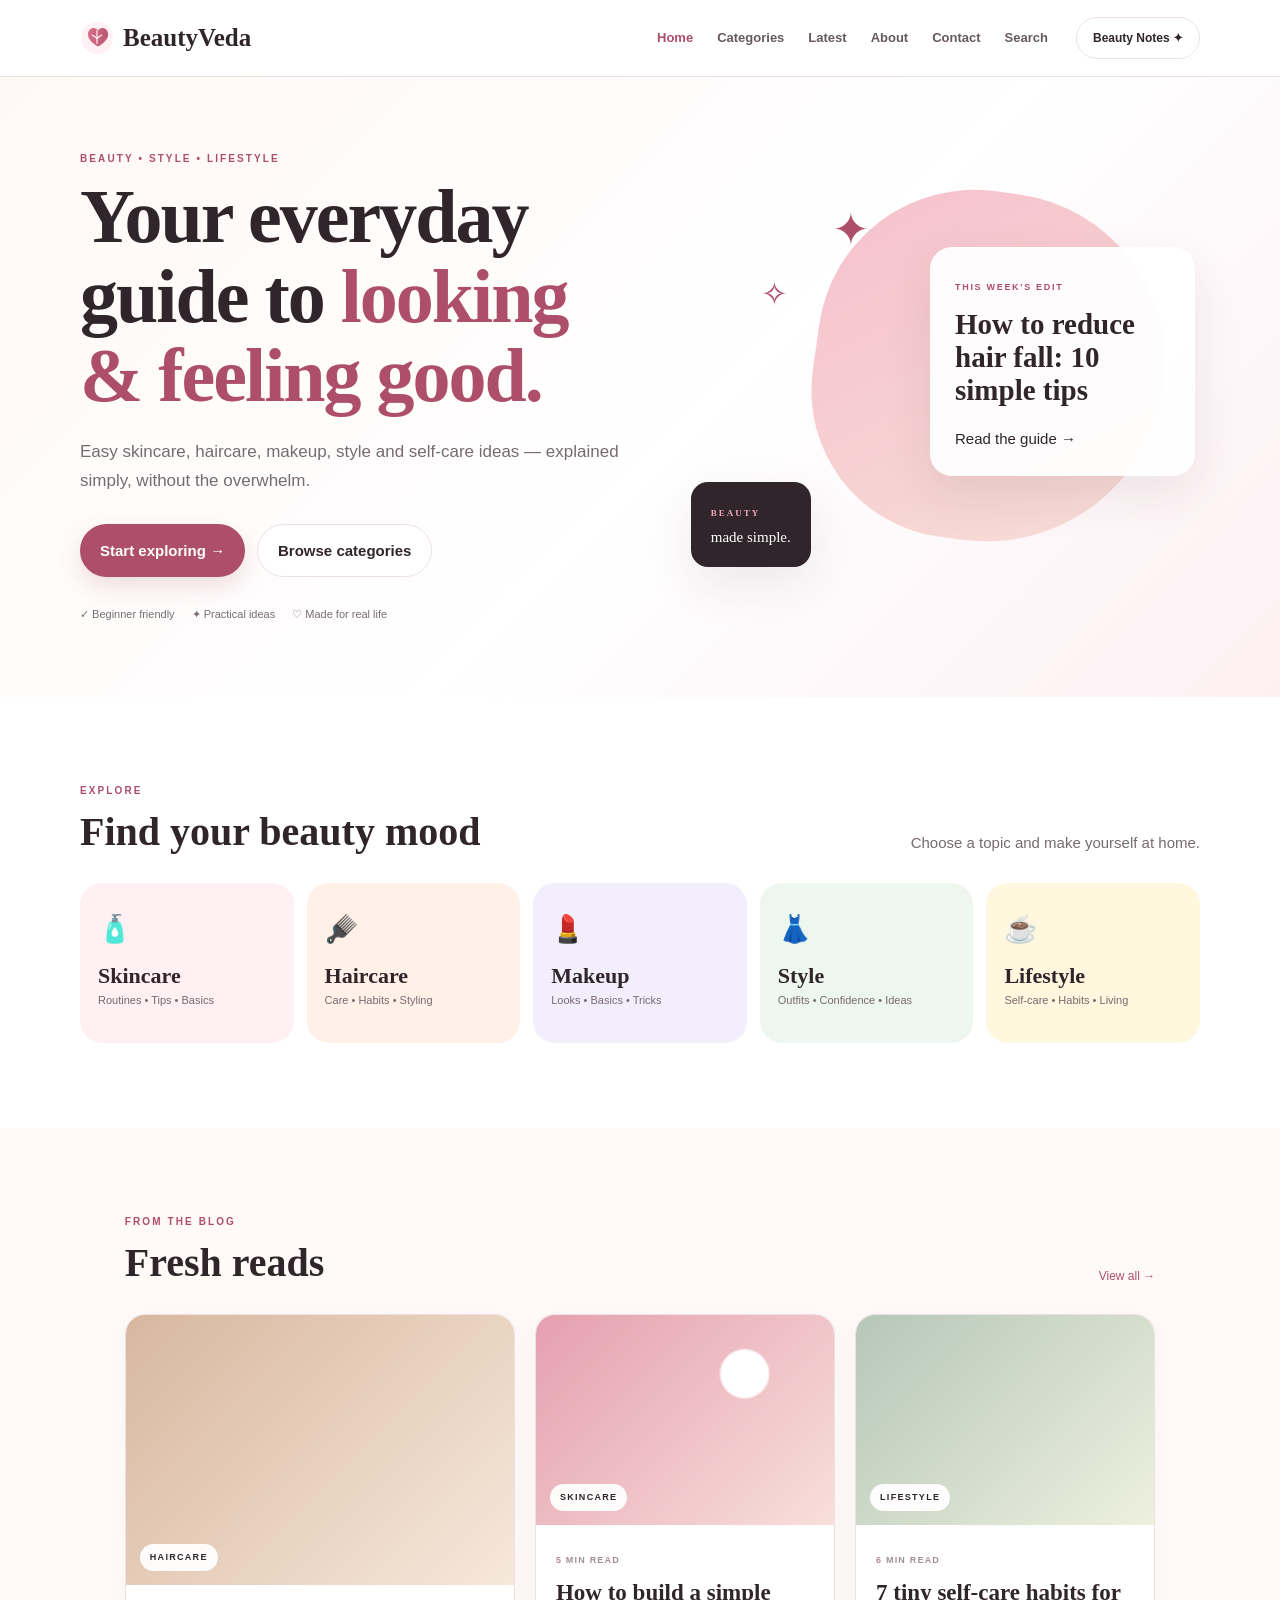
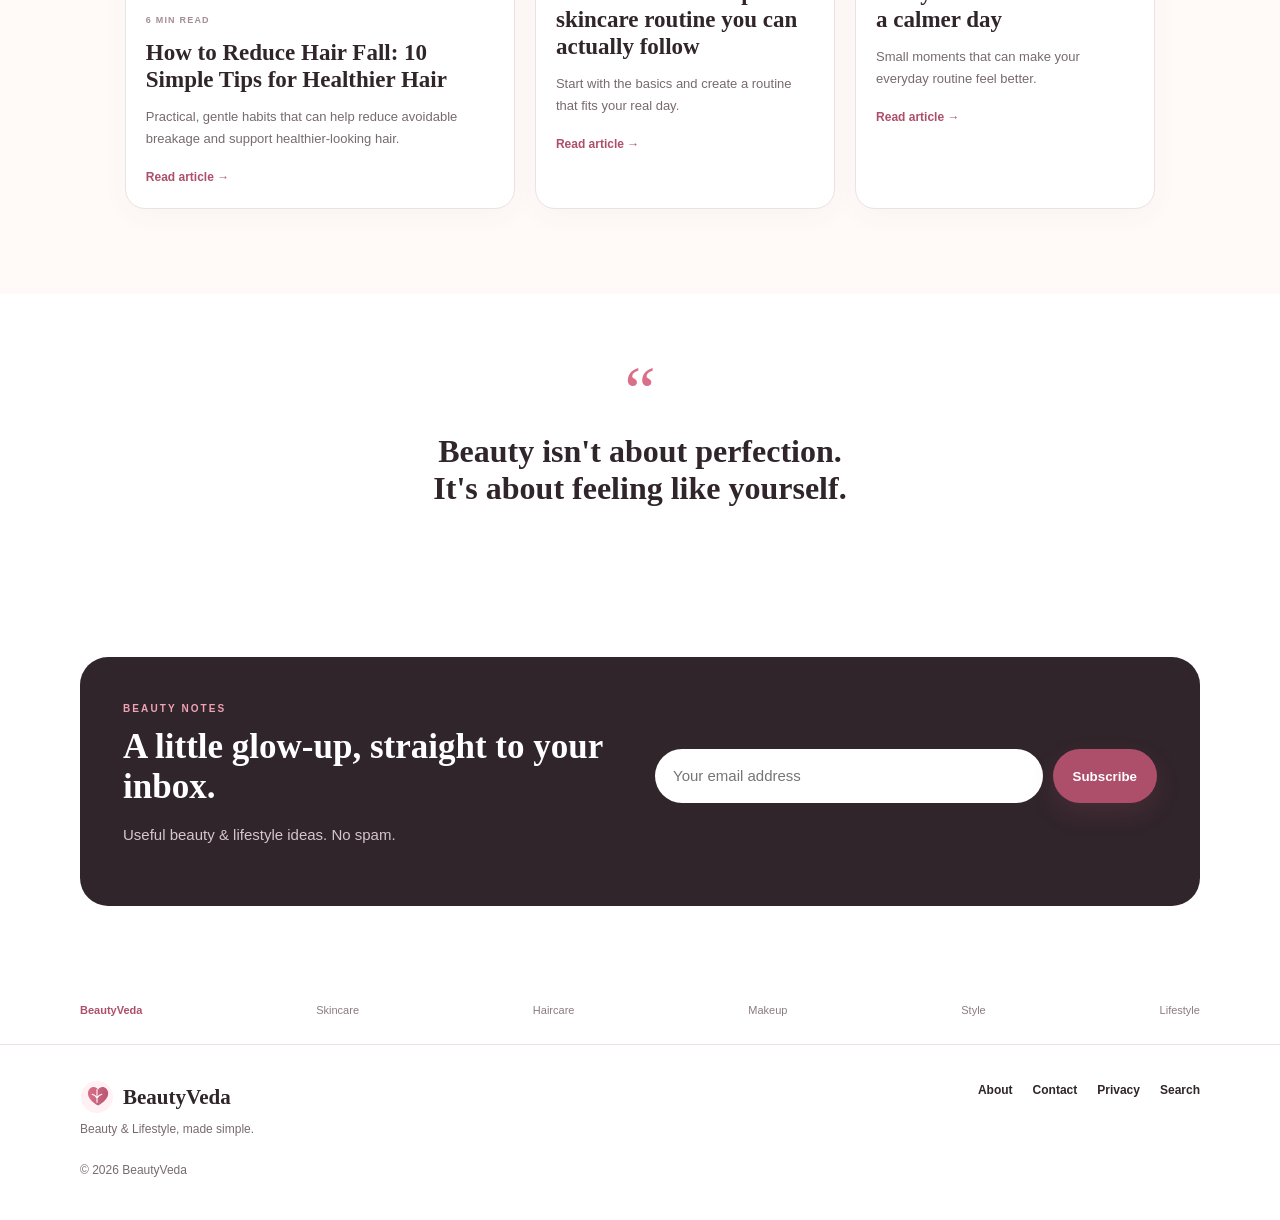
<file: index.html>
<!doctype html>
<html lang="en">
<head>
<meta charset="utf-8">
<meta name="viewport" content="width=device-width,initial-scale=1">
<meta name="description" content="BeautyVeda — practical skincare, haircare, makeup, style and lifestyle tips for everyday glow.">
<meta name="robots" content="index,follow">
<link rel="canonical" href="https://beautyveda.github.io/BeautyVeda/">
<meta property="og:title" content="BeautyVeda — Beauty & Lifestyle">
<meta property="og:description" content="Simple beauty, haircare and lifestyle ideas for real life.">
<meta property="og:type" content="website">
<title>BeautyVeda — Beauty & Lifestyle</title>
<link rel="icon" href="logo.svg" type="image/svg+xml">
<link rel="stylesheet" href="style.css">
</head>
<body>

<header class="header">
  <div class="wrap nav">
    <a class="logo" href="index.html"><img src="logo.svg" alt="BeautyVeda logo"><span>BeautyVeda</span></a>
    <button class="hamburger" aria-label="Open navigation">☰</button>
    <nav class="navlinks" aria-label="Main navigation">
      <a class="active" href="index.html">Home</a>
      <a href="#categories">Categories</a>
      <a href="#latest">Latest</a>
      <a href="about.html">About</a>
      <a href="contact.html">Contact</a>
      <a href="search.html">Search</a>
    </nav>
    <a class="pill" href="#newsletter">Beauty Notes ✦</a>
  </div>
</header>

<main>

<section class="hero">
 <div class="wrap hero-grid">
  <div>
   <p class="eyebrow">BEAUTY • STYLE • LIFESTYLE</p>
   <h1>Your everyday guide to <em>looking & feeling good.</em></h1>
   <p class="lead">Easy skincare, haircare, makeup, style and self-care ideas — explained simply, without the overwhelm.</p>
   <div class="actions">
    <a class="btn primary" href="#latest">Start exploring →</a>
    <a class="btn ghost" href="#categories">Browse categories</a>
   </div>
   <div class="mini"><span>✓ Beginner friendly</span><span>✦ Practical ideas</span><span>♡ Made for real life</span></div>
  </div>
  <div class="hero-visual" aria-hidden="true">
    <div class="sun"></div><div class="spark s1">✦</div><div class="spark s2">✧</div>
    <div class="editorial-card main-card">
      <small>THIS WEEK'S EDIT</small>
      <h2>How to reduce hair fall: 10 simple tips</h2>
      <a href="hair-fall-tips.html">Read the guide →</a>
    </div>
    <div class="floating-card"><b>BEAUTY</b><br>made simple.</div>
  </div>
 </div>
</section>

<section class="wrap section" id="categories">
 <div class="section-head">
  <div><p class="eyebrow">EXPLORE</p><h2>Find your beauty mood</h2></div>
  <p>Choose a topic and make yourself at home.</p>
 </div>
 <div class="cats">
  <a href="category.html?cat=skincare" class="cat c1"><span>🧴</span><h3>Skincare</h3><p>Routines • Tips • Basics</p></a>
  <a href="category.html?cat=haircare" class="cat c2"><span>🪮</span><h3>Haircare</h3><p>Care • Habits • Styling</p></a>
  <a href="category.html?cat=makeup" class="cat c3"><span>💄</span><h3>Makeup</h3><p>Looks • Basics • Tricks</p></a>
  <a href="category.html?cat=style" class="cat c4"><span>👗</span><h3>Style</h3><p>Outfits • Confidence • Ideas</p></a>
  <a href="category.html?cat=lifestyle" class="cat c5"><span>☕</span><h3>Lifestyle</h3><p>Self-care • Habits • Living</p></a>
 </div>
</section>

<section class="section soft" id="latest">
 <div class="wrap">
  <div class="section-head">
   <div><p class="eyebrow">FROM THE BLOG</p><h2>Fresh reads</h2></div>
   <a class="more" href="search.html">View all →</a>
  </div>

  <div class="posts">

   <article class="post big">
    <a href="hair-fall-tips.html">
      <div class="cover cover2"><span>HAIRCARE</span></div>
      <div class="postcopy">
       <small>6 MIN READ</small>
       <h3>How to Reduce Hair Fall: 10 Simple Tips for Healthier Hair</h3>
       <p>Practical, gentle habits that can help reduce avoidable breakage and support healthier-looking hair.</p>
       <b>Read article →</b>
      </div>
    </a>
   </article>

   <article class="post">
    <a href="post.html">
      <div class="cover cover1"><span>SKINCARE</span></div>
      <div class="postcopy">
       <small>5 MIN READ</small>
       <h3>How to build a simple skincare routine you can actually follow</h3>
       <p>Start with the basics and create a routine that fits your real day.</p>
       <b>Read article →</b>
      </div>
    </a>
   </article>

   <article class="post">
    <a href="post.html">
      <div class="cover cover3"><span>LIFESTYLE</span></div>
      <div class="postcopy">
       <small>6 MIN READ</small>
       <h3>7 tiny self-care habits for a calmer day</h3>
       <p>Small moments that can make your everyday routine feel better.</p>
       <b>Read article →</b>
      </div>
    </a>
   </article>

  </div>
 </div>
</section>

<section class="wrap quote">
 <span>“</span>
 <h2>Beauty isn't about perfection.<br>It's about feeling like yourself.</h2>
</section>

<section class="newsletter" id="newsletter">
 <div class="wrap newsbox">
  <div><p class="eyebrow">BEAUTY NOTES</p><h2>A little glow-up, straight to your inbox.</h2><p>Useful beauty & lifestyle ideas. No spam.</p></div>
  <form id="newsletterForm">
   <input id="email" type="email" placeholder="Your email address" required>
   <button class="btn primary">Subscribe</button>
   <small id="msg"></small>
  </form>
 </div>
</section>

<section class="wrap trust">
 <div><strong>BeautyVeda</strong><span>Skincare</span><span>Haircare</span><span>Makeup</span><span>Style</span><span>Lifestyle</span></div>
</section>

</main>

<footer>
 <div class="wrap foot">
  <div><a class="logo" href="index.html"><img src="logo.svg" alt=""><span>BeautyVeda</span></a><p>Beauty & Lifestyle, made simple.</p></div>
  <div class="flinks"><a href="about.html">About</a><a href="contact.html">Contact</a><a href="privacy.html">Privacy</a><a href="search.html">Search</a></div>
  <p class="copy">© 2026 BeautyVeda</p>
 </div>
</footer>

<script>
const form = document.getElementById("newsletterForm");
if (form) {
  form.addEventListener("submit", function(e) {
    e.preventDefault();
    const msg = document.getElementById("msg");
    msg.textContent = "Thanks! Beauty Notes signup is ready to connect to an email service.";
  });
}
</script>
</body>
</html>
</file>
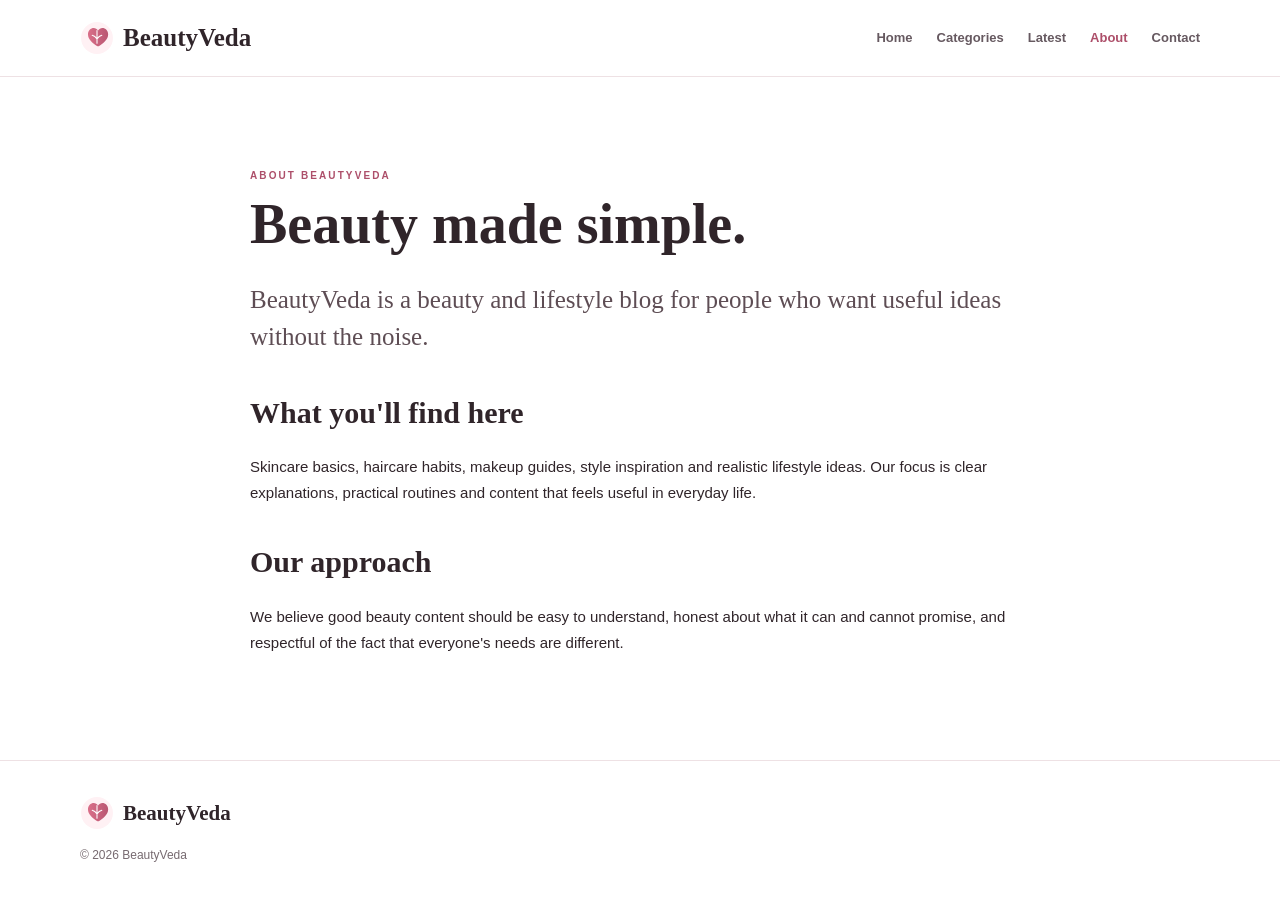
<file: about.html>
<!doctype html><html lang="en"><head><meta charset="utf-8"><meta name="viewport" content="width=device-width,initial-scale=1"><meta name="description" content="About BeautyVeda."><title>About BeautyVeda</title><link rel="icon" href="logo.svg" type="image/svg+xml"><link rel="stylesheet" href="style.css"></head><body>
<header class="header"><div class="wrap nav"><a class="logo" href="index.html"><img src="logo.svg"><span>BeautyVeda</span></a><nav class="navlinks"><a href="index.html">Home</a><a href="index.html#categories">Categories</a><a href="search.html">Latest</a><a class="active" href="about.html">About</a><a href="contact.html">Contact</a></nav></div></header>
<main><section class="about-page"><div class="wrap narrow"><p class="eyebrow">ABOUT BEAUTYVEDA</p><h1>Beauty made simple.</h1><p class="bigtext">BeautyVeda is a beauty and lifestyle blog for people who want useful ideas without the noise.</p><h2>What you'll find here</h2><p>Skincare basics, haircare habits, makeup guides, style inspiration and realistic lifestyle ideas. Our focus is clear explanations, practical routines and content that feels useful in everyday life.</p><h2>Our approach</h2><p>We believe good beauty content should be easy to understand, honest about what it can and cannot promise, and respectful of the fact that everyone's needs are different.</p></div></section></main><footer><div class="wrap foot"><a class="logo" href="index.html"><img src="logo.svg"><span>BeautyVeda</span></a><p class="copy">© 2026 BeautyVeda</p></div></footer></body></html>
</file>
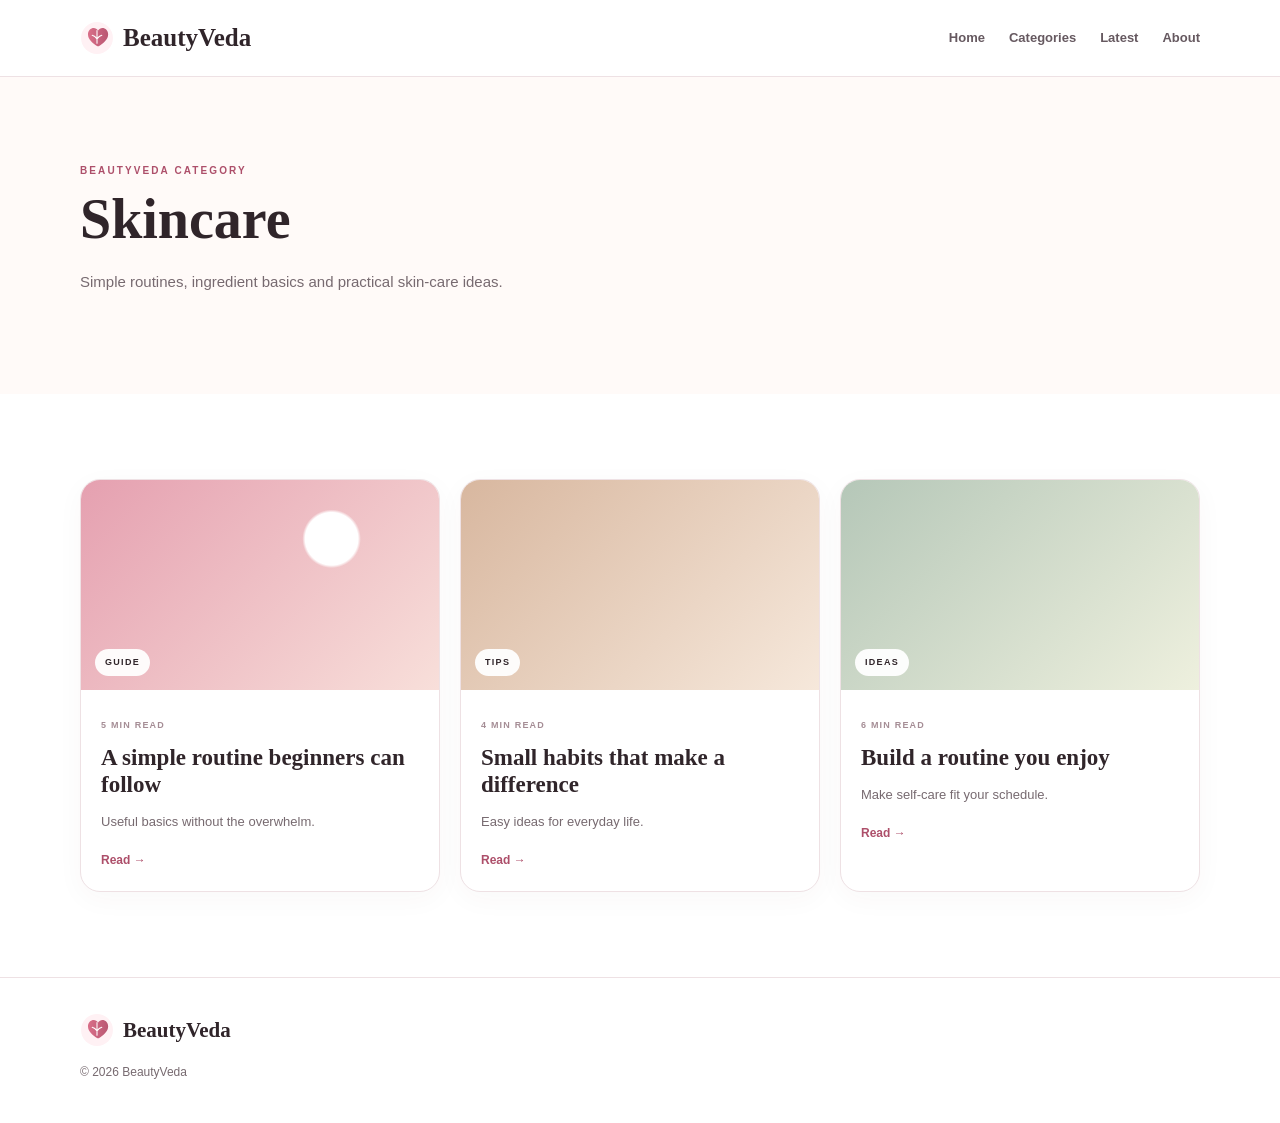
<file: category.html>
<!doctype html><html lang="en"><head><meta charset="utf-8"><meta name="viewport" content="width=device-width,initial-scale=1"><meta name="description" content="Explore BeautyVeda beauty and lifestyle categories."><title>Category | BeautyVeda</title><link rel="icon" href="logo.svg" type="image/svg+xml"><link rel="stylesheet" href="style.css"></head><body>
<header class="header"><div class="wrap nav"><a class="logo" href="index.html"><img src="logo.svg"><span>BeautyVeda</span></a><nav class="navlinks"><a href="index.html">Home</a><a href="index.html#categories">Categories</a><a href="search.html">Latest</a><a href="about.html">About</a></nav></div></header>
<main><section class="category-hero"><div class="wrap"><p class="eyebrow">BEAUTYVEDA CATEGORY</p><h1 id="catTitle">Beauty</h1><p id="catDesc">Explore practical ideas and guides.</p></div></section><section class="wrap section"><div class="posts three"><article class="post"><a href="post.html"><div class="cover cover1"><span>GUIDE</span></div><div class="postcopy"><small>5 MIN READ</small><h3>A simple routine beginners can follow</h3><p>Useful basics without the overwhelm.</p><b>Read →</b></div></a></article><article class="post"><a href="post.html"><div class="cover cover2"><span>TIPS</span></div><div class="postcopy"><small>4 MIN READ</small><h3>Small habits that make a difference</h3><p>Easy ideas for everyday life.</p><b>Read →</b></div></a></article><article class="post"><a href="post.html"><div class="cover cover3"><span>IDEAS</span></div><div class="postcopy"><small>6 MIN READ</small><h3>Build a routine you enjoy</h3><p>Make self-care fit your schedule.</p><b>Read →</b></div></a></article></div></section></main><footer><div class="wrap foot"><a class="logo" href="index.html"><img src="logo.svg"><span>BeautyVeda</span></a><p class="copy">© 2026 BeautyVeda</p></div></footer>
<script>
const data={skincare:["Skincare","Simple routines, ingredient basics and practical skin-care ideas."],haircare:["Haircare","Healthy-looking hair starts with simple, consistent habits."],makeup:["Makeup","Easy everyday makeup ideas, basics and beginner-friendly guides."],style:["Style","Simple outfit ideas and confidence-first style inspiration."],lifestyle:["Lifestyle","Self-care, habits and everyday lifestyle ideas that feel doable."]};
const key=new URLSearchParams(location.search).get("cat")||"skincare";const d=data[key]||data.skincare;document.title=d[0]+" | BeautyVeda";document.getElementById("catTitle").textContent=d[0];document.getElementById("catDesc").textContent=d[1];
</script></body></html>
</file>
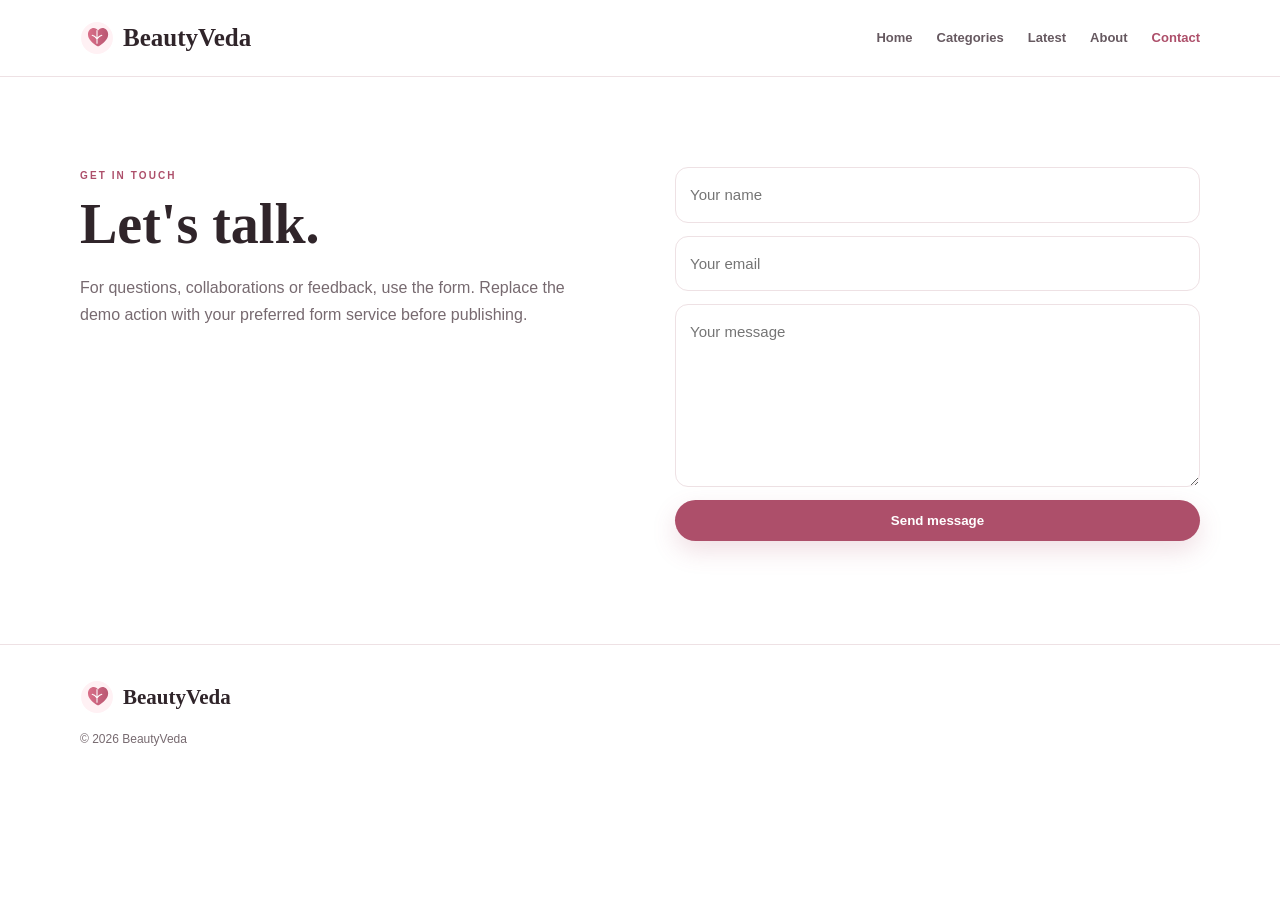
<file: contact.html>
<!doctype html><html lang="en"><head><meta charset="utf-8"><meta name="viewport" content="width=device-width,initial-scale=1"><meta name="description" content="Contact BeautyVeda."><title>Contact | BeautyVeda</title><link rel="icon" href="logo.svg" type="image/svg+xml"><link rel="stylesheet" href="style.css"></head><body>
<header class="header"><div class="wrap nav"><a class="logo" href="index.html"><img src="logo.svg"><span>BeautyVeda</span></a><nav class="navlinks"><a href="index.html">Home</a><a href="index.html#categories">Categories</a><a href="search.html">Latest</a><a href="about.html">About</a><a class="active" href="contact.html">Contact</a></nav></div></header>
<main><section class="contact-page"><div class="wrap contact-grid"><div><p class="eyebrow">GET IN TOUCH</p><h1>Let's talk.</h1><p>For questions, collaborations or feedback, use the form. Replace the demo action with your preferred form service before publishing.</p></div><form class="contact-form" onsubmit="event.preventDefault();document.getElementById('sent').textContent='Thanks! This is a demo form. Connect it to a form service to receive messages.'"><input required placeholder="Your name"><input type="email" required placeholder="Your email"><textarea required rows="6" placeholder="Your message"></textarea><button class="btn primary">Send message</button><small id="sent"></small></form></div></section></main><footer><div class="wrap foot"><a class="logo" href="index.html"><img src="logo.svg"><span>BeautyVeda</span></a><p class="copy">© 2026 BeautyVeda</p></div></footer></body></html>
</file>
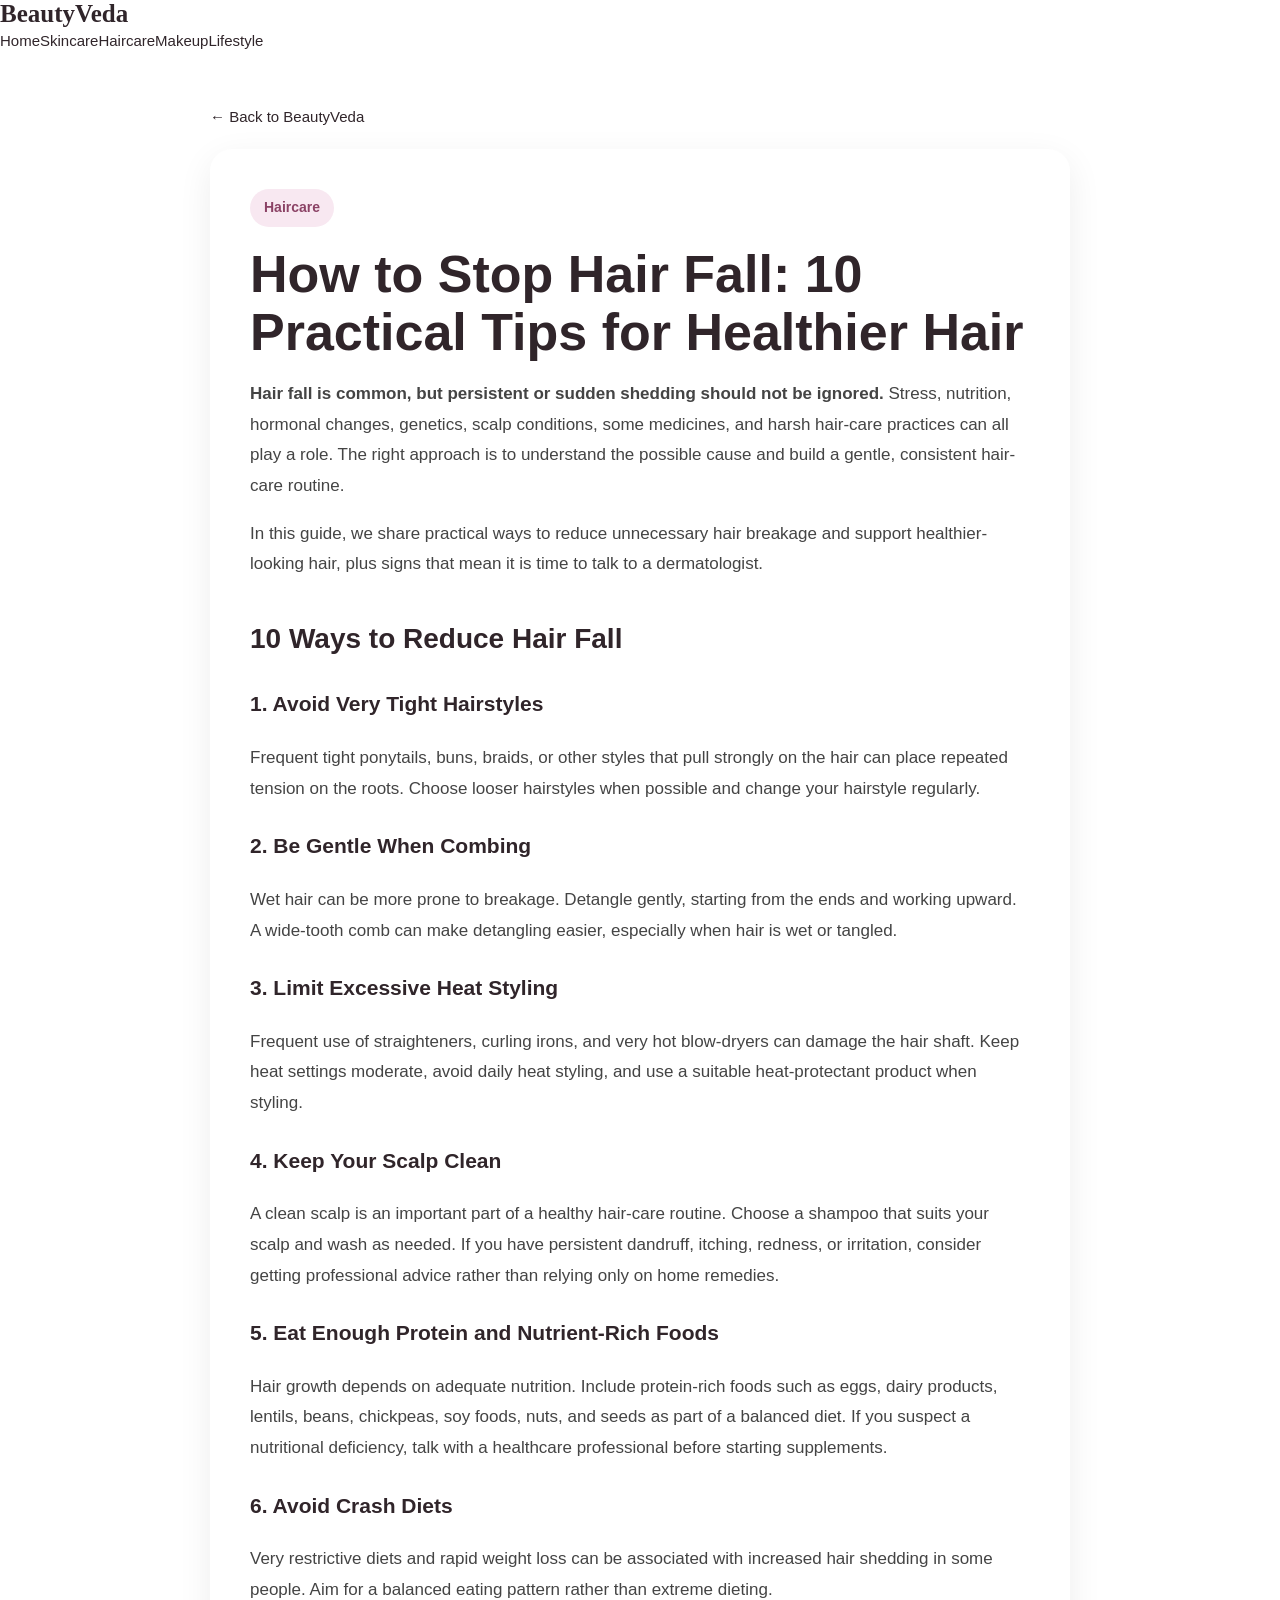
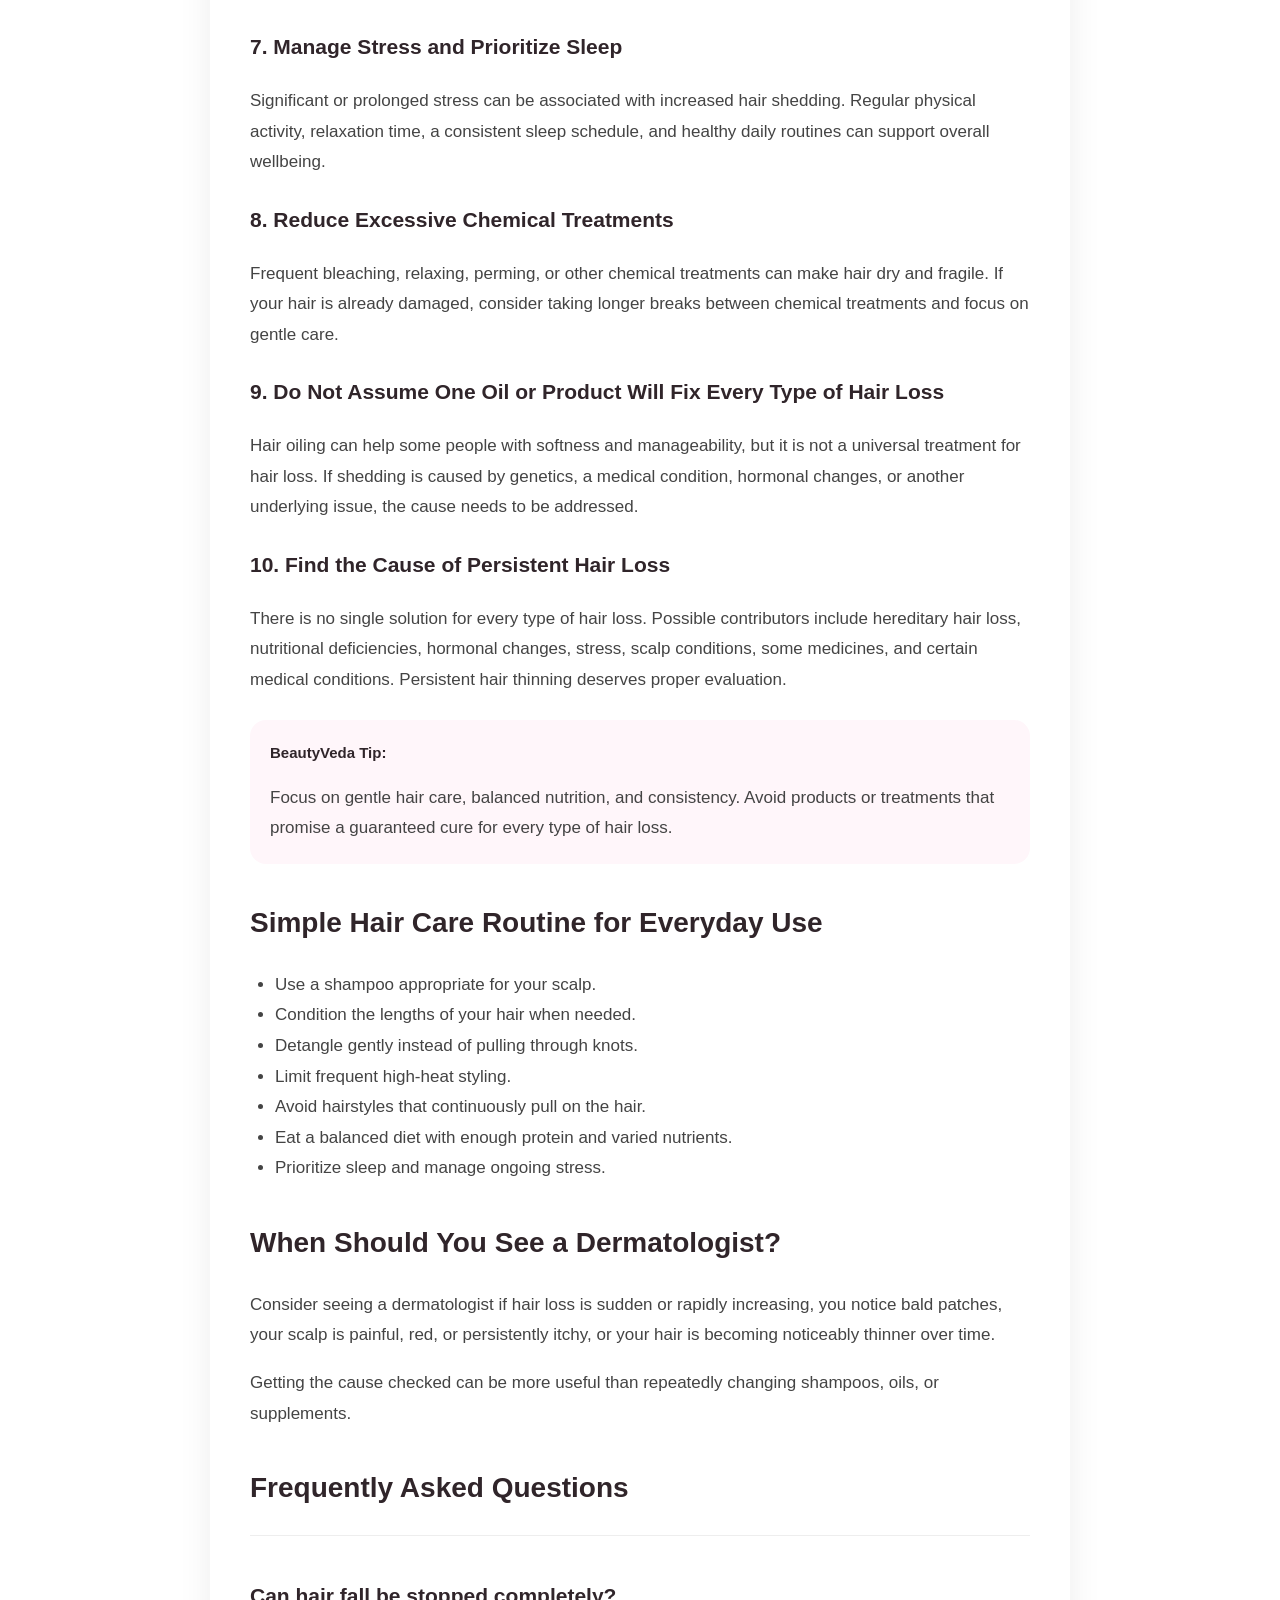
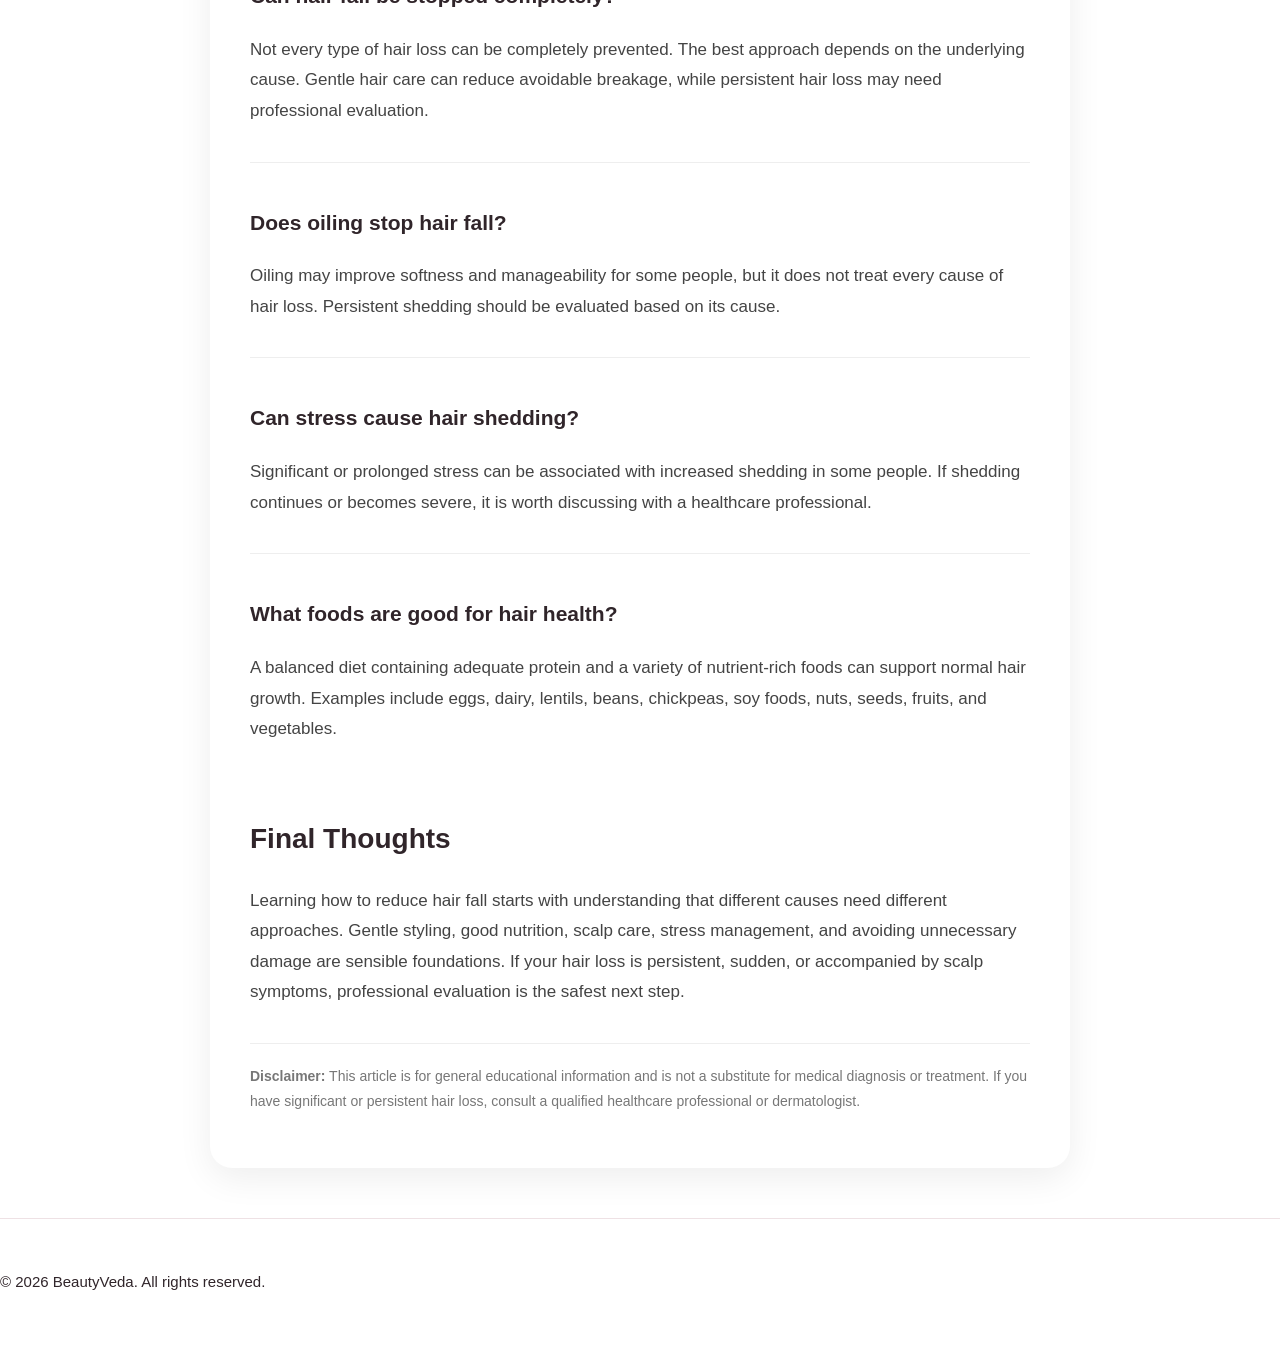
<file: hair-fall-kaise-roke.html>
<!DOCTYPE html>
<html lang="en">
<head>
<meta charset="UTF-8">
<meta name="viewport" content="width=device-width, initial-scale=1.0">
<title>How to Stop Hair Fall: 10 Practical Tips for Healthier Hair | BeautyVeda</title>
<meta name="description" content="Learn how to reduce hair fall with 10 practical hair care tips, common causes of shedding, nutrition advice, and signs that you should see a dermatologist.">
<meta name="keywords" content="how to stop hair fall, hair fall tips, reduce hair fall, hair care routine, hair loss causes">
<meta name="author" content="BeautyVeda">
<link rel="canonical" href="https://YOUR-USERNAME.github.io/BeautyVeda/hair-fall-kaise-roke.html">
<link rel="stylesheet" href="style.css">
<style>
.article-wrap{max-width:900px;margin:50px auto;padding:0 20px}.article-card{background:#fff;border-radius:22px;padding:40px;box-shadow:0 10px 35px rgba(0,0,0,.07)}
.article-label{display:inline-block;padding:7px 14px;border-radius:30px;background:#f8e8f1;color:#8b4265;font-weight:700;font-size:14px}
.article-card h1{font-size:clamp(32px,5vw,52px);line-height:1.12;margin:18px 0}.article-card h2{margin-top:35px;font-size:28px}
.article-card h3{margin-top:24px;font-size:21px}.article-card p,.article-card li{font-size:17px;line-height:1.8;color:#444}
.article-card ul{padding-left:25px}.tip-box{padding:20px;border-radius:16px;background:#fff6fa;margin:25px 0}
.faq{border-top:1px solid #eee;padding:18px 0}.disclaimer{font-size:14px!important;color:#777!important;border-top:1px solid #eee;margin-top:35px;padding-top:20px}.back-link{display:inline-block;margin-bottom:20px}
</style>
</head>
<body>
<header><nav class="navbar">
<a href="index.html" class="logo">BeautyVeda</a>
<div class="nav-links"><a href="index.html">Home</a><a href="category.html?cat=skincare">Skincare</a><a href="category.html?cat=haircare">Haircare</a><a href="category.html?cat=makeup">Makeup</a><a href="category.html?cat=lifestyle">Lifestyle</a></div>
</nav></header>

<main class="article-wrap">
<a class="back-link" href="index.html">← Back to BeautyVeda</a>
<article class="article-card">
<span class="article-label">Haircare</span>
<h1>How to Stop Hair Fall: 10 Practical Tips for Healthier Hair</h1>

<p><strong>Hair fall is common, but persistent or sudden shedding should not be ignored.</strong> Stress, nutrition, hormonal changes, genetics, scalp conditions, some medicines, and harsh hair-care practices can all play a role. The right approach is to understand the possible cause and build a gentle, consistent hair-care routine.</p>

<p>In this guide, we share practical ways to reduce unnecessary hair breakage and support healthier-looking hair, plus signs that mean it is time to talk to a dermatologist.</p>

<h2>10 Ways to Reduce Hair Fall</h2>
<h3>1. Avoid Very Tight Hairstyles</h3>
<p>Frequent tight ponytails, buns, braids, or other styles that pull strongly on the hair can place repeated tension on the roots. Choose looser hairstyles when possible and change your hairstyle regularly.</p>

<h3>2. Be Gentle When Combing</h3>
<p>Wet hair can be more prone to breakage. Detangle gently, starting from the ends and working upward. A wide-tooth comb can make detangling easier, especially when hair is wet or tangled.</p>

<h3>3. Limit Excessive Heat Styling</h3>
<p>Frequent use of straighteners, curling irons, and very hot blow-dryers can damage the hair shaft. Keep heat settings moderate, avoid daily heat styling, and use a suitable heat-protectant product when styling.</p>

<h3>4. Keep Your Scalp Clean</h3>
<p>A clean scalp is an important part of a healthy hair-care routine. Choose a shampoo that suits your scalp and wash as needed. If you have persistent dandruff, itching, redness, or irritation, consider getting professional advice rather than relying only on home remedies.</p>

<h3>5. Eat Enough Protein and Nutrient-Rich Foods</h3>
<p>Hair growth depends on adequate nutrition. Include protein-rich foods such as eggs, dairy products, lentils, beans, chickpeas, soy foods, nuts, and seeds as part of a balanced diet. If you suspect a nutritional deficiency, talk with a healthcare professional before starting supplements.</p>

<h3>6. Avoid Crash Diets</h3>
<p>Very restrictive diets and rapid weight loss can be associated with increased hair shedding in some people. Aim for a balanced eating pattern rather than extreme dieting.</p>

<h3>7. Manage Stress and Prioritize Sleep</h3>
<p>Significant or prolonged stress can be associated with increased hair shedding. Regular physical activity, relaxation time, a consistent sleep schedule, and healthy daily routines can support overall wellbeing.</p>

<h3>8. Reduce Excessive Chemical Treatments</h3>
<p>Frequent bleaching, relaxing, perming, or other chemical treatments can make hair dry and fragile. If your hair is already damaged, consider taking longer breaks between chemical treatments and focus on gentle care.</p>

<h3>9. Do Not Assume One Oil or Product Will Fix Every Type of Hair Loss</h3>
<p>Hair oiling can help some people with softness and manageability, but it is not a universal treatment for hair loss. If shedding is caused by genetics, a medical condition, hormonal changes, or another underlying issue, the cause needs to be addressed.</p>

<h3>10. Find the Cause of Persistent Hair Loss</h3>
<p>There is no single solution for every type of hair loss. Possible contributors include hereditary hair loss, nutritional deficiencies, hormonal changes, stress, scalp conditions, some medicines, and certain medical conditions. Persistent hair thinning deserves proper evaluation.</p>

<div class="tip-box"><strong>BeautyVeda Tip:</strong><p style="margin-bottom:0">Focus on gentle hair care, balanced nutrition, and consistency. Avoid products or treatments that promise a guaranteed cure for every type of hair loss.</p></div>

<h2>Simple Hair Care Routine for Everyday Use</h2>
<ul><li>Use a shampoo appropriate for your scalp.</li><li>Condition the lengths of your hair when needed.</li><li>Detangle gently instead of pulling through knots.</li><li>Limit frequent high-heat styling.</li><li>Avoid hairstyles that continuously pull on the hair.</li><li>Eat a balanced diet with enough protein and varied nutrients.</li><li>Prioritize sleep and manage ongoing stress.</li></ul>

<h2>When Should You See a Dermatologist?</h2>
<p>Consider seeing a dermatologist if hair loss is sudden or rapidly increasing, you notice bald patches, your scalp is painful, red, or persistently itchy, or your hair is becoming noticeably thinner over time.</p>
<p>Getting the cause checked can be more useful than repeatedly changing shampoos, oils, or supplements.</p>

<h2>Frequently Asked Questions</h2>
<div class="faq"><h3>Can hair fall be stopped completely?</h3><p>Not every type of hair loss can be completely prevented. The best approach depends on the underlying cause. Gentle hair care can reduce avoidable breakage, while persistent hair loss may need professional evaluation.</p></div>
<div class="faq"><h3>Does oiling stop hair fall?</h3><p>Oiling may improve softness and manageability for some people, but it does not treat every cause of hair loss. Persistent shedding should be evaluated based on its cause.</p></div>
<div class="faq"><h3>Can stress cause hair shedding?</h3><p>Significant or prolonged stress can be associated with increased shedding in some people. If shedding continues or becomes severe, it is worth discussing with a healthcare professional.</p></div>
<div class="faq"><h3>What foods are good for hair health?</h3><p>A balanced diet containing adequate protein and a variety of nutrient-rich foods can support normal hair growth. Examples include eggs, dairy, lentils, beans, chickpeas, soy foods, nuts, seeds, fruits, and vegetables.</p></div>

<h2>Final Thoughts</h2>
<p>Learning how to reduce hair fall starts with understanding that different causes need different approaches. Gentle styling, good nutrition, scalp care, stress management, and avoiding unnecessary damage are sensible foundations. If your hair loss is persistent, sudden, or accompanied by scalp symptoms, professional evaluation is the safest next step.</p>
<p class="disclaimer"><strong>Disclaimer:</strong> This article is for general educational information and is not a substitute for medical diagnosis or treatment. If you have significant or persistent hair loss, consult a qualified healthcare professional or dermatologist.</p>
</article>
</main>
<footer><p>© 2026 BeautyVeda. All rights reserved.</p></footer>
</body>
</html>
</file>
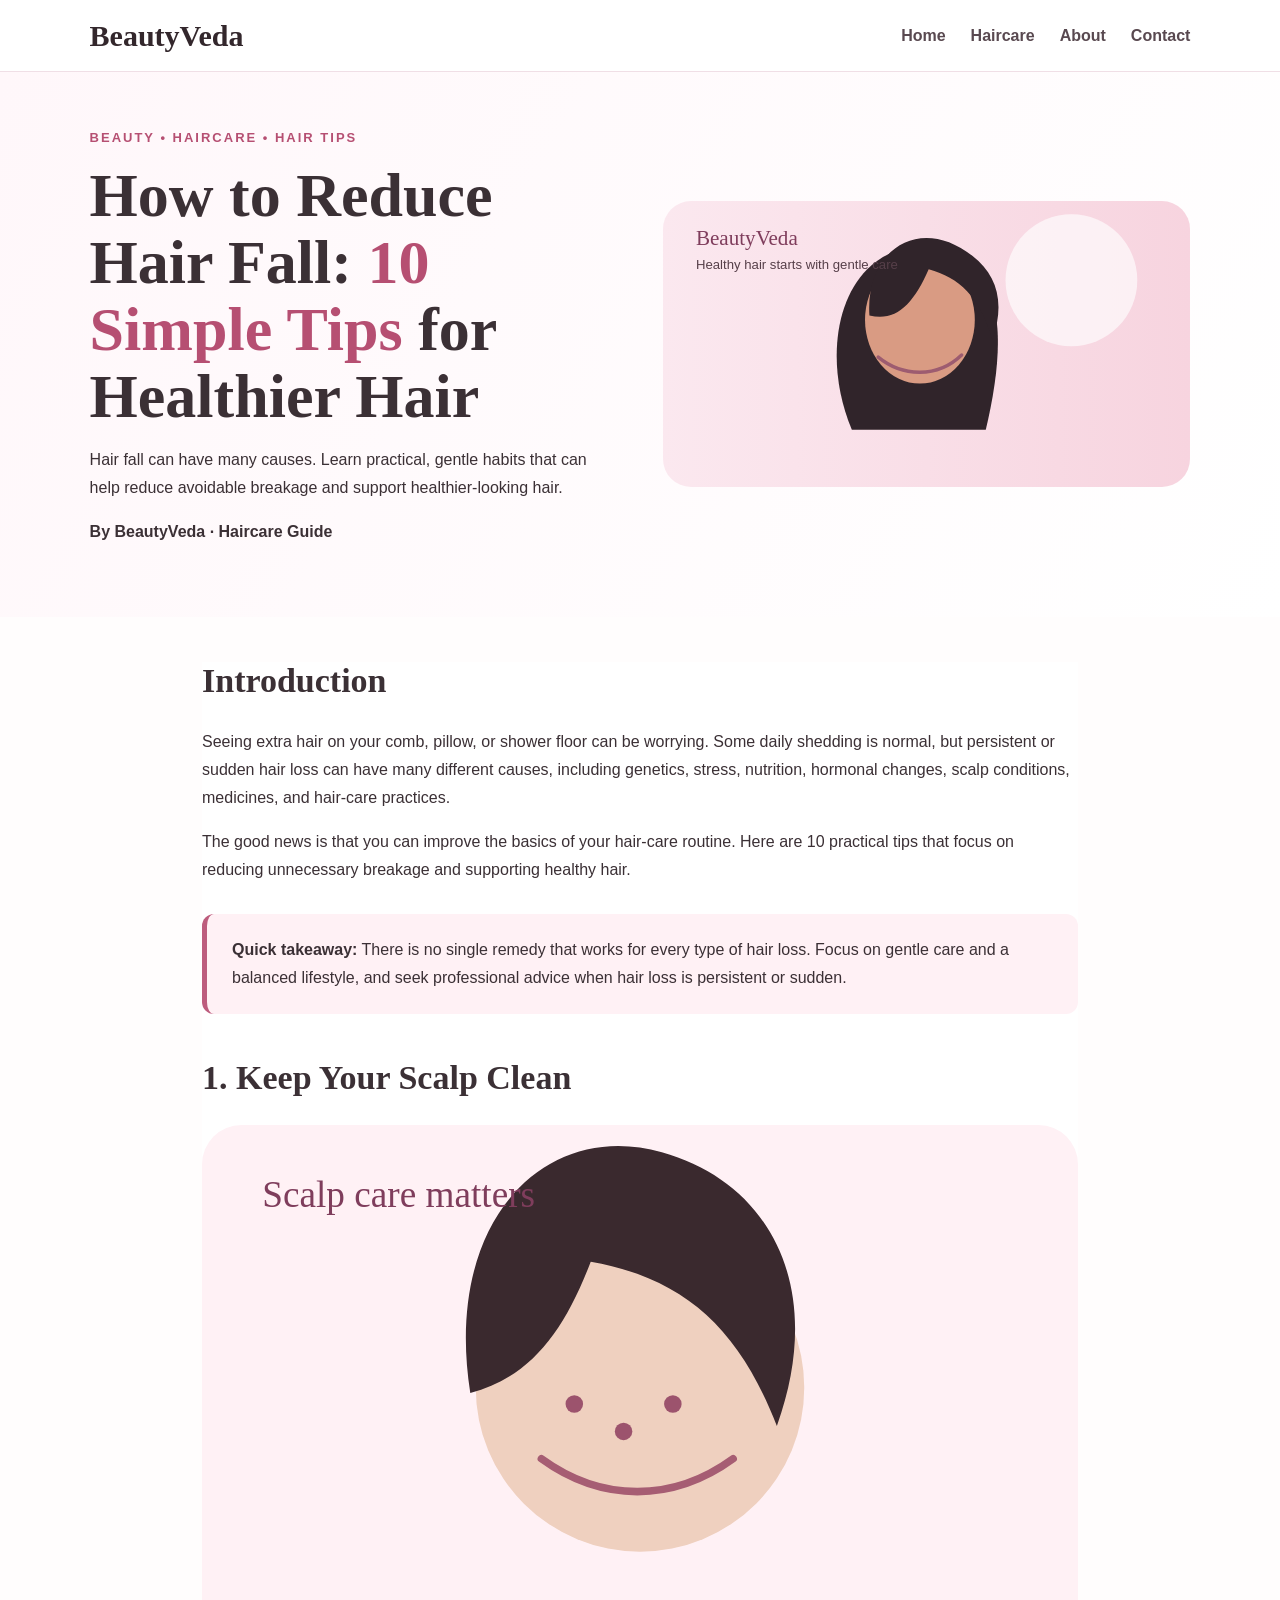
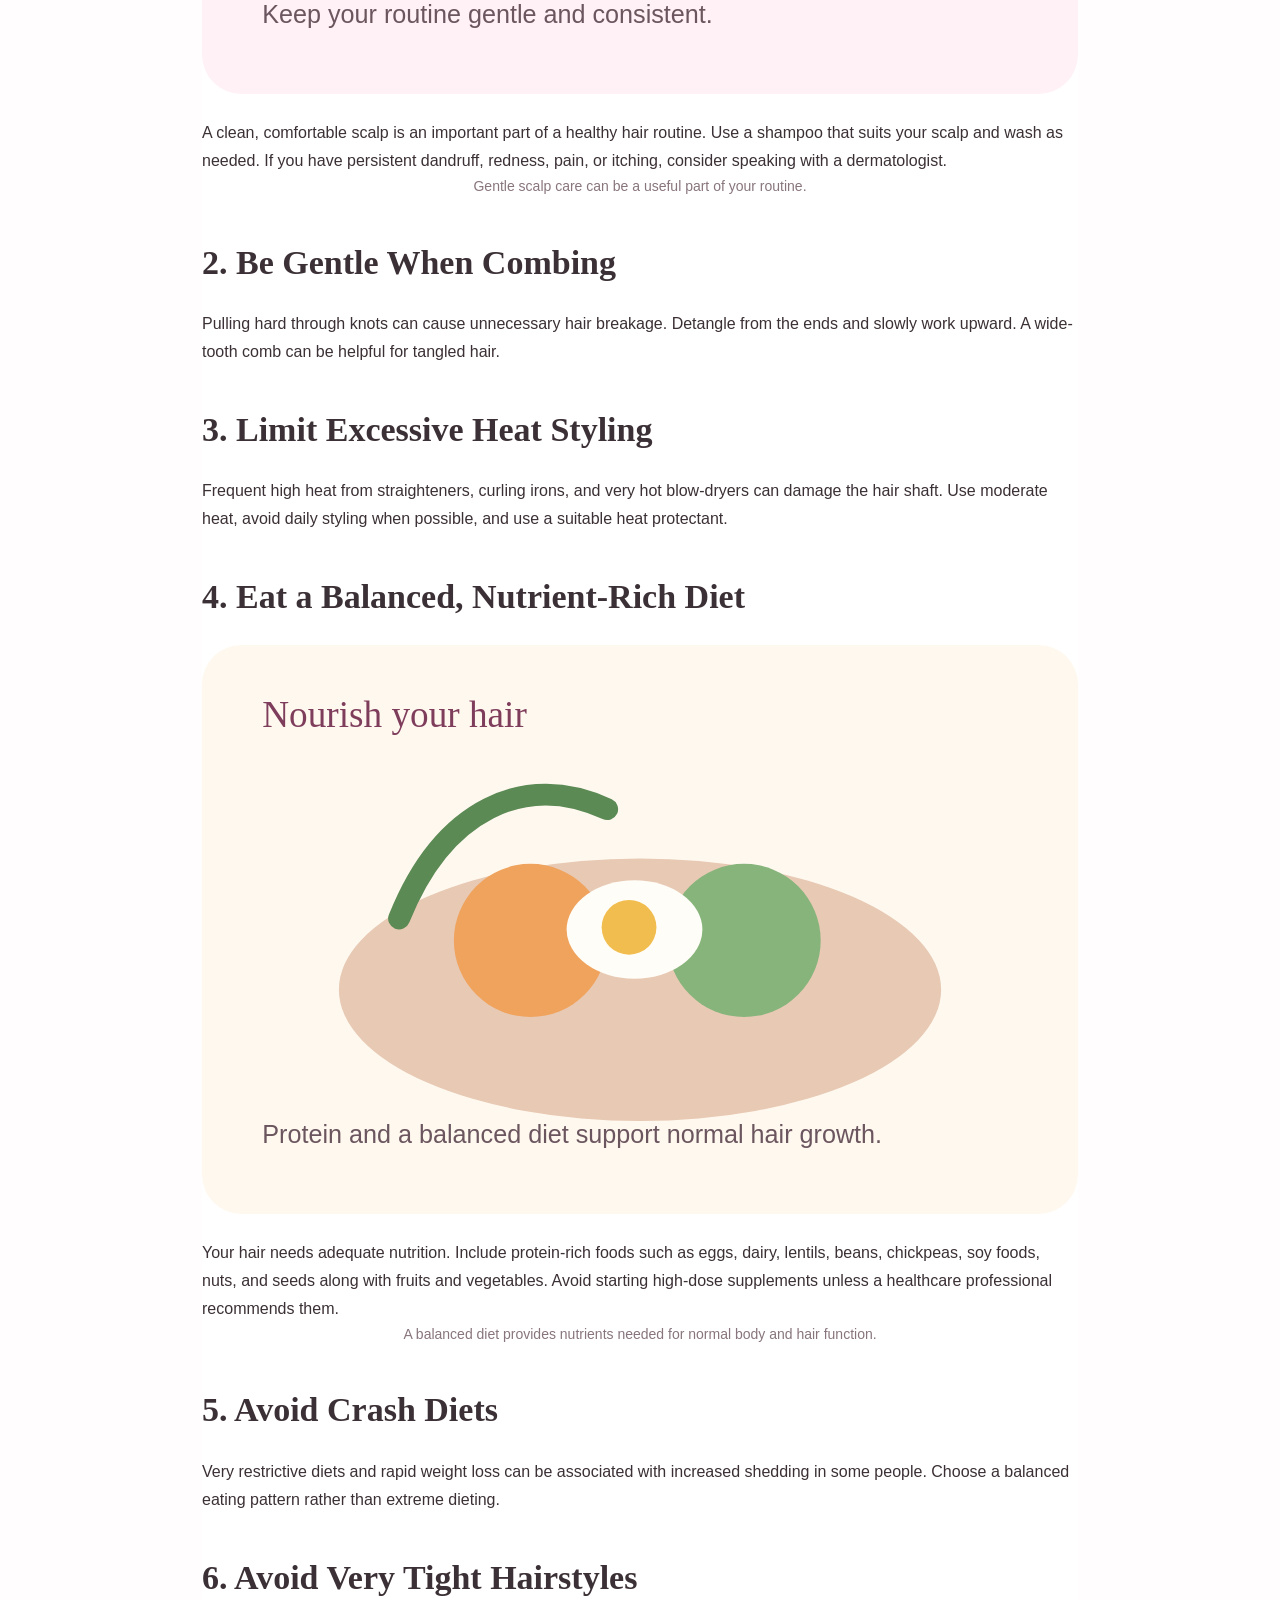
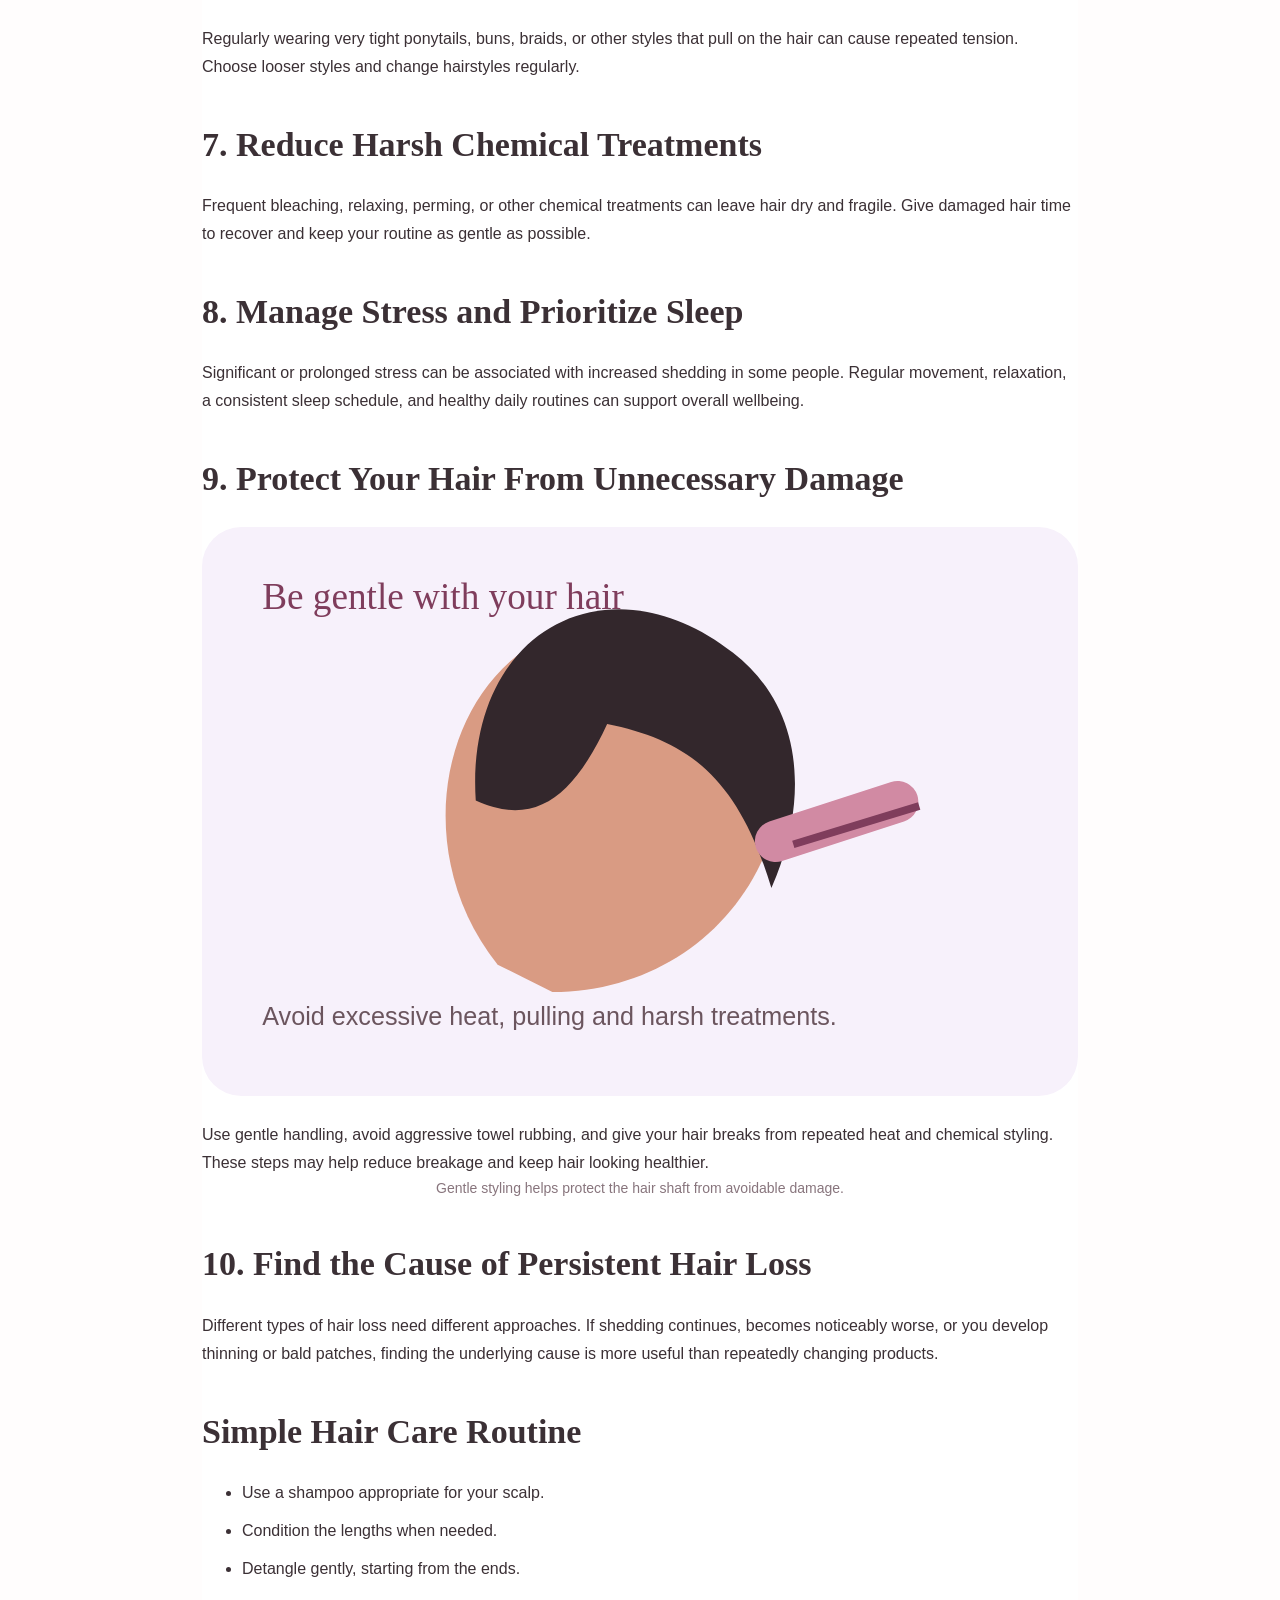
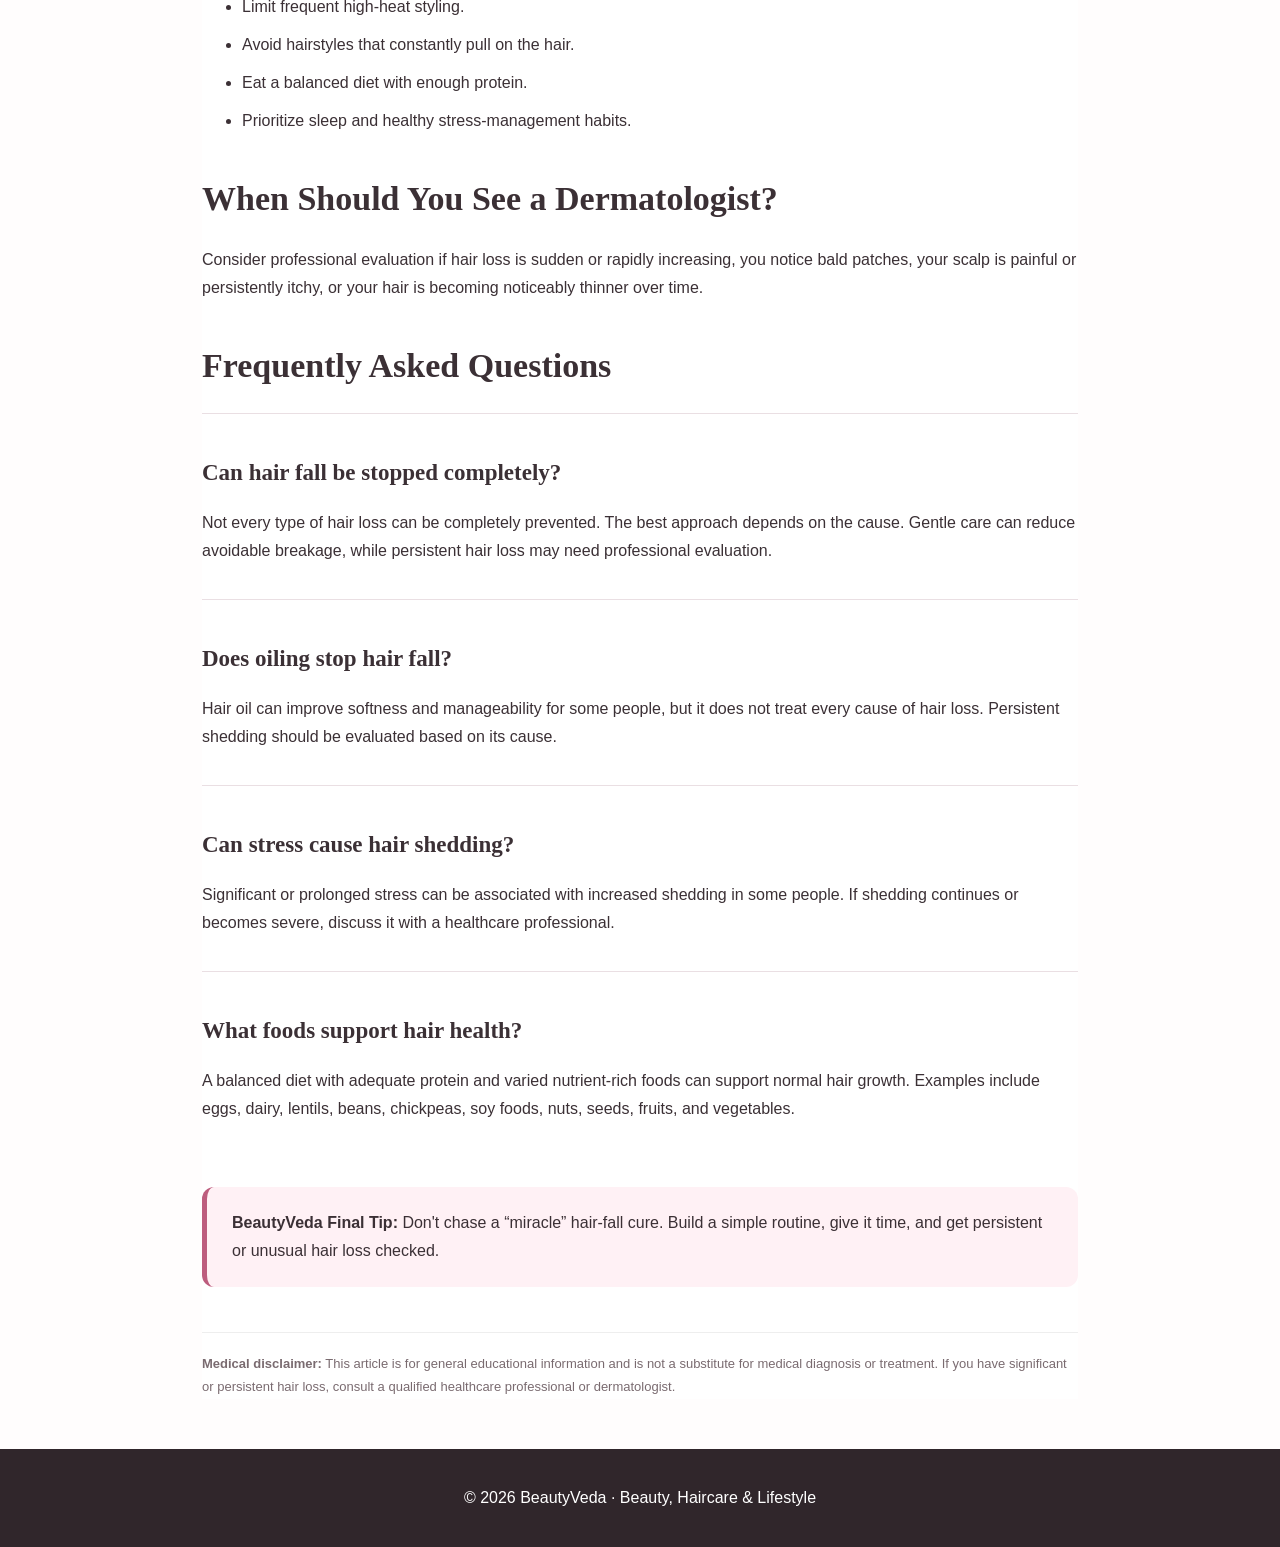
<file: hair-fall-tips.html>
<!DOCTYPE html>
<html lang="en">
<head>
<meta charset="UTF-8">
<meta name="viewport" content="width=device-width, initial-scale=1.0">
<title>How to Reduce Hair Fall: 10 Simple Hair Care Tips | BeautyVeda</title>
<meta name="description" content="Discover 10 simple and practical ways to reduce hair fall, protect your hair from breakage, improve your routine, and know when to see a dermatologist.">
<meta name="keywords" content="how to reduce hair fall, how to stop hair fall, hair fall tips, hair care tips, reduce hair breakage">
<link rel="canonical" href="https://beautyveda.github.io/BeautyVeda/hair-fall-tips.html">
<style>
*{box-sizing:border-box}body{margin:0;font-family:Arial,sans-serif;color:#3b3035;background:#fffdfd;line-height:1.75}
nav{height:72px;border-bottom:1px solid #f0dfe6;display:flex;align-items:center;justify-content:space-between;padding:0 7%;background:#fff}
.logo{font:bold 30px Georgia;color:#33272c;text-decoration:none}.nav a{margin-left:25px;color:#594950;text-decoration:none;font-weight:600}
.hero{background:linear-gradient(120deg,#fff7fa,#fff);padding:55px 7%;display:grid;grid-template-columns:1fr 1fr;gap:45px;align-items:center}
.hero h1{font:700 clamp(38px,5vw,62px)/1.08 Georgia;margin:12px 0}.pink{color:#b64f72}.tag{color:#b64f72;font-weight:700;letter-spacing:2px;font-size:13px}
.hero img{width:100%;border-radius:28px;display:block}
.wrap{max-width:920px;margin:45px auto;padding:0 22px}.article{background:white}
h2{font:700 34px Georgia;margin-top:45px}h3{font:700 23px Georgia;margin-top:28px}
.article img{width:100%;border-radius:22px;margin:25px 0;display:block}.caption{text-align:center;color:#88757d;font-size:14px;margin-top:-17px}
.tip{background:#fff1f5;border-left:5px solid #bd5c7d;padding:22px 25px;border-radius:12px;margin:30px 0}
li{margin:10px 0}.faq{border-top:1px solid #eadfe3;padding:18px 0}.disclaimer{font-size:13px;color:#7a6b70;border-top:1px solid #eee;padding-top:20px;margin-top:45px}
footer{text-align:center;padding:35px;background:#30262b;color:white;margin-top:50px}
@media(max-width:750px){.hero{grid-template-columns:1fr;padding:35px 5%}.nav a{display:none}.wrap{padding:0 17px}h2{font-size:29px}}
</style>
</head>
<body>
<nav><a class="logo" href="index.html">BeautyVeda</a><div class="nav"><a href="index.html">Home</a><a href="category.html?cat=haircare">Haircare</a><a href="about.html">About</a><a href="contact.html">Contact</a></div></nav>

<section class="hero">
<div><div class="tag">BEAUTY • HAIRCARE • HAIR TIPS</div>
<h1>How to Reduce Hair Fall: <span class="pink">10 Simple Tips</span> for Healthier Hair</h1>
<p>Hair fall can have many causes. Learn practical, gentle habits that can help reduce avoidable breakage and support healthier-looking hair.</p>
<p><strong>By BeautyVeda · Haircare Guide</strong></p></div>
<img src="hair-hero.svg" alt="Woman with healthy long hair in a soft BeautyVeda hair care illustration">
</section>

<main class="wrap"><article class="article">
<h2>Introduction</h2>
<p>Seeing extra hair on your comb, pillow, or shower floor can be worrying. Some daily shedding is normal, but persistent or sudden hair loss can have many different causes, including genetics, stress, nutrition, hormonal changes, scalp conditions, medicines, and hair-care practices.</p>
<p>The good news is that you can improve the basics of your hair-care routine. Here are 10 practical tips that focus on reducing unnecessary breakage and supporting healthy hair.</p>

<div class="tip"><strong>Quick takeaway:</strong> There is no single remedy that works for every type of hair loss. Focus on gentle care and a balanced lifestyle, and seek professional advice when hair loss is persistent or sudden.</div>

<h2>1. Keep Your Scalp Clean</h2>
<img src="scalp-care.svg" alt="Illustration showing gentle scalp care for healthy hair">
<p>A clean, comfortable scalp is an important part of a healthy hair routine. Use a shampoo that suits your scalp and wash as needed. If you have persistent dandruff, redness, pain, or itching, consider speaking with a dermatologist.</p>
<p class="caption">Gentle scalp care can be a useful part of your routine.</p>

<h2>2. Be Gentle When Combing</h2>
<p>Pulling hard through knots can cause unnecessary hair breakage. Detangle from the ends and slowly work upward. A wide-tooth comb can be helpful for tangled hair.</p>

<h2>3. Limit Excessive Heat Styling</h2>
<p>Frequent high heat from straighteners, curling irons, and very hot blow-dryers can damage the hair shaft. Use moderate heat, avoid daily styling when possible, and use a suitable heat protectant.</p>

<h2>4. Eat a Balanced, Nutrient-Rich Diet</h2>
<img src="nutrition-hair.svg" alt="Balanced nutritious foods including eggs, vegetables, nuts and fish for hair health">
<p>Your hair needs adequate nutrition. Include protein-rich foods such as eggs, dairy, lentils, beans, chickpeas, soy foods, nuts, and seeds along with fruits and vegetables. Avoid starting high-dose supplements unless a healthcare professional recommends them.</p>
<p class="caption">A balanced diet provides nutrients needed for normal body and hair function.</p>

<h2>5. Avoid Crash Diets</h2>
<p>Very restrictive diets and rapid weight loss can be associated with increased shedding in some people. Choose a balanced eating pattern rather than extreme dieting.</p>

<h2>6. Avoid Very Tight Hairstyles</h2>
<p>Regularly wearing very tight ponytails, buns, braids, or other styles that pull on the hair can cause repeated tension. Choose looser styles and change hairstyles regularly.</p>

<h2>7. Reduce Harsh Chemical Treatments</h2>
<p>Frequent bleaching, relaxing, perming, or other chemical treatments can leave hair dry and fragile. Give damaged hair time to recover and keep your routine as gentle as possible.</p>

<h2>8. Manage Stress and Prioritize Sleep</h2>
<p>Significant or prolonged stress can be associated with increased shedding in some people. Regular movement, relaxation, a consistent sleep schedule, and healthy daily routines can support overall wellbeing.</p>

<h2>9. Protect Your Hair From Unnecessary Damage</h2>
<img src="gentle-hair.svg" alt="Illustration of gentle hair care and avoiding excessive heat and pulling">
<p>Use gentle handling, avoid aggressive towel rubbing, and give your hair breaks from repeated heat and chemical styling. These steps may help reduce breakage and keep hair looking healthier.</p>
<p class="caption">Gentle styling helps protect the hair shaft from avoidable damage.</p>

<h2>10. Find the Cause of Persistent Hair Loss</h2>
<p>Different types of hair loss need different approaches. If shedding continues, becomes noticeably worse, or you develop thinning or bald patches, finding the underlying cause is more useful than repeatedly changing products.</p>

<h2>Simple Hair Care Routine</h2>
<ul>
<li>Use a shampoo appropriate for your scalp.</li>
<li>Condition the lengths when needed.</li>
<li>Detangle gently, starting from the ends.</li>
<li>Limit frequent high-heat styling.</li>
<li>Avoid hairstyles that constantly pull on the hair.</li>
<li>Eat a balanced diet with enough protein.</li>
<li>Prioritize sleep and healthy stress-management habits.</li>
</ul>

<h2>When Should You See a Dermatologist?</h2>
<p>Consider professional evaluation if hair loss is sudden or rapidly increasing, you notice bald patches, your scalp is painful or persistently itchy, or your hair is becoming noticeably thinner over time.</p>

<h2>Frequently Asked Questions</h2>
<div class="faq"><h3>Can hair fall be stopped completely?</h3><p>Not every type of hair loss can be completely prevented. The best approach depends on the cause. Gentle care can reduce avoidable breakage, while persistent hair loss may need professional evaluation.</p></div>
<div class="faq"><h3>Does oiling stop hair fall?</h3><p>Hair oil can improve softness and manageability for some people, but it does not treat every cause of hair loss. Persistent shedding should be evaluated based on its cause.</p></div>
<div class="faq"><h3>Can stress cause hair shedding?</h3><p>Significant or prolonged stress can be associated with increased shedding in some people. If shedding continues or becomes severe, discuss it with a healthcare professional.</p></div>
<div class="faq"><h3>What foods support hair health?</h3><p>A balanced diet with adequate protein and varied nutrient-rich foods can support normal hair growth. Examples include eggs, dairy, lentils, beans, chickpeas, soy foods, nuts, seeds, fruits, and vegetables.</p></div>

<div class="tip"><strong>BeautyVeda Final Tip:</strong> Don't chase a “miracle” hair-fall cure. Build a simple routine, give it time, and get persistent or unusual hair loss checked.</div>

<p class="disclaimer"><strong>Medical disclaimer:</strong> This article is for general educational information and is not a substitute for medical diagnosis or treatment. If you have significant or persistent hair loss, consult a qualified healthcare professional or dermatologist.</p>
</article></main>
<footer>© 2026 BeautyVeda · Beauty, Haircare & Lifestyle</footer>
</body></html>
</file>
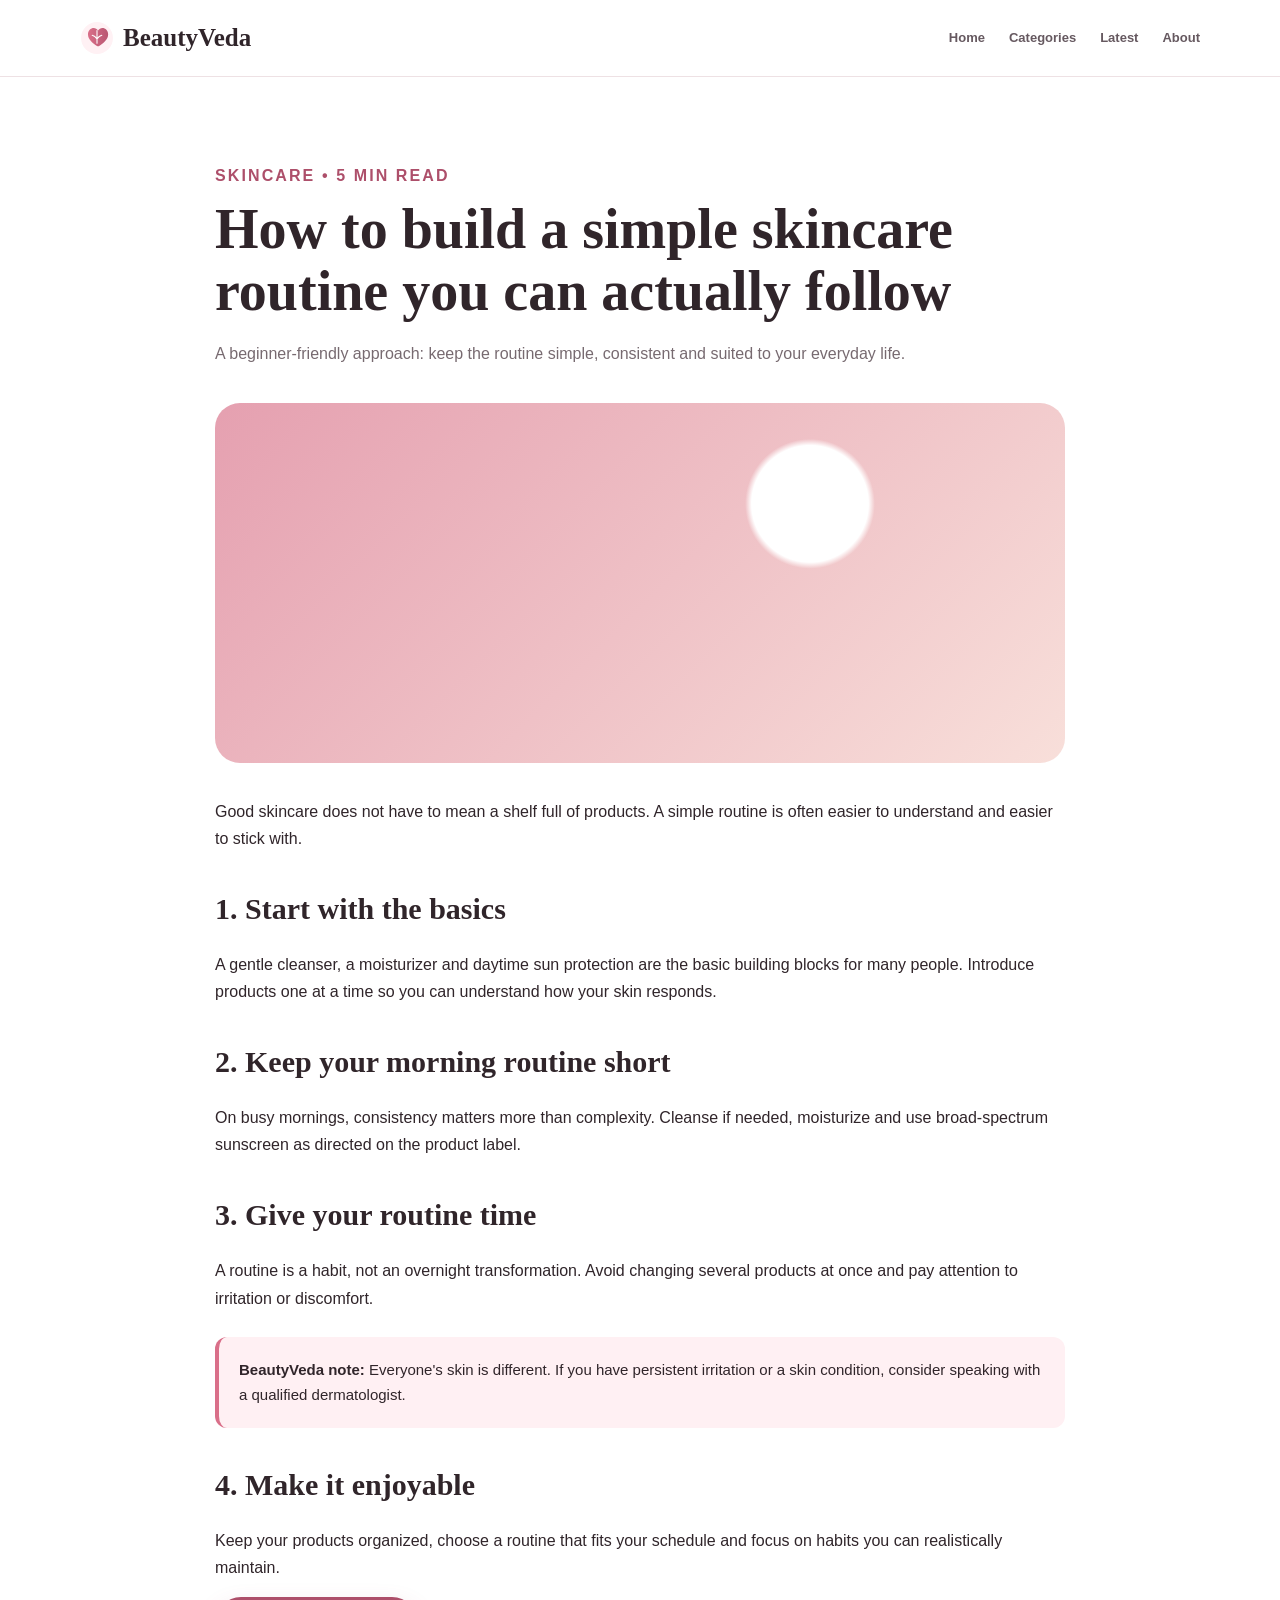
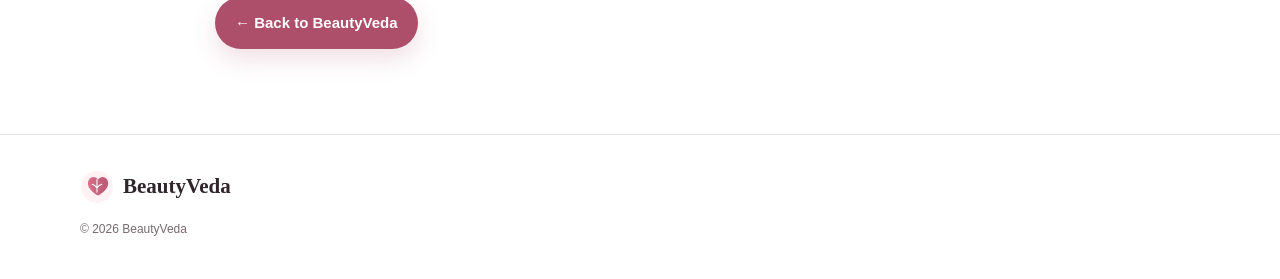
<file: post.html>
<!doctype html><html lang="en"><head>
<meta charset="utf-8"><meta name="viewport" content="width=device-width,initial-scale=1">
<meta name="description" content="A simple beginner-friendly skincare routine from BeautyVeda.">
<title>How to Build a Simple Skincare Routine | BeautyVeda</title><link rel="icon" href="logo.svg" type="image/svg+xml"><link rel="stylesheet" href="style.css">
</head><body>
<header class="header"><div class="wrap nav"><a class="logo" href="index.html"><img src="logo.svg"><span>BeautyVeda</span></a><nav class="navlinks"><a href="index.html">Home</a><a href="index.html#categories">Categories</a><a href="search.html">Latest</a><a href="about.html">About</a></nav></div></header>
<main><article class="article wrap"><p class="eyebrow">SKINCARE • 5 MIN READ</p><h1>How to build a simple skincare routine you can actually follow</h1><p class="article-intro">A beginner-friendly approach: keep the routine simple, consistent and suited to your everyday life.</p><div class="article-cover cover1"></div>
<p>Good skincare does not have to mean a shelf full of products. A simple routine is often easier to understand and easier to stick with.</p>
<h2>1. Start with the basics</h2><p>A gentle cleanser, a moisturizer and daytime sun protection are the basic building blocks for many people. Introduce products one at a time so you can understand how your skin responds.</p>
<h2>2. Keep your morning routine short</h2><p>On busy mornings, consistency matters more than complexity. Cleanse if needed, moisturize and use broad-spectrum sunscreen as directed on the product label.</p>
<h2>3. Give your routine time</h2><p>A routine is a habit, not an overnight transformation. Avoid changing several products at once and pay attention to irritation or discomfort.</p>
<div class="note"><b>BeautyVeda note:</b> Everyone's skin is different. If you have persistent irritation or a skin condition, consider speaking with a qualified dermatologist.</div>
<h2>4. Make it enjoyable</h2><p>Keep your products organized, choose a routine that fits your schedule and focus on habits you can realistically maintain.</p>
<a class="btn primary" href="index.html#latest">← Back to BeautyVeda</a>
</article></main><footer><div class="wrap foot"><div><a class="logo" href="index.html"><img src="logo.svg"><span>BeautyVeda</span></a></div><p class="copy">© 2026 BeautyVeda</p></div></footer>
</body></html>
</file>
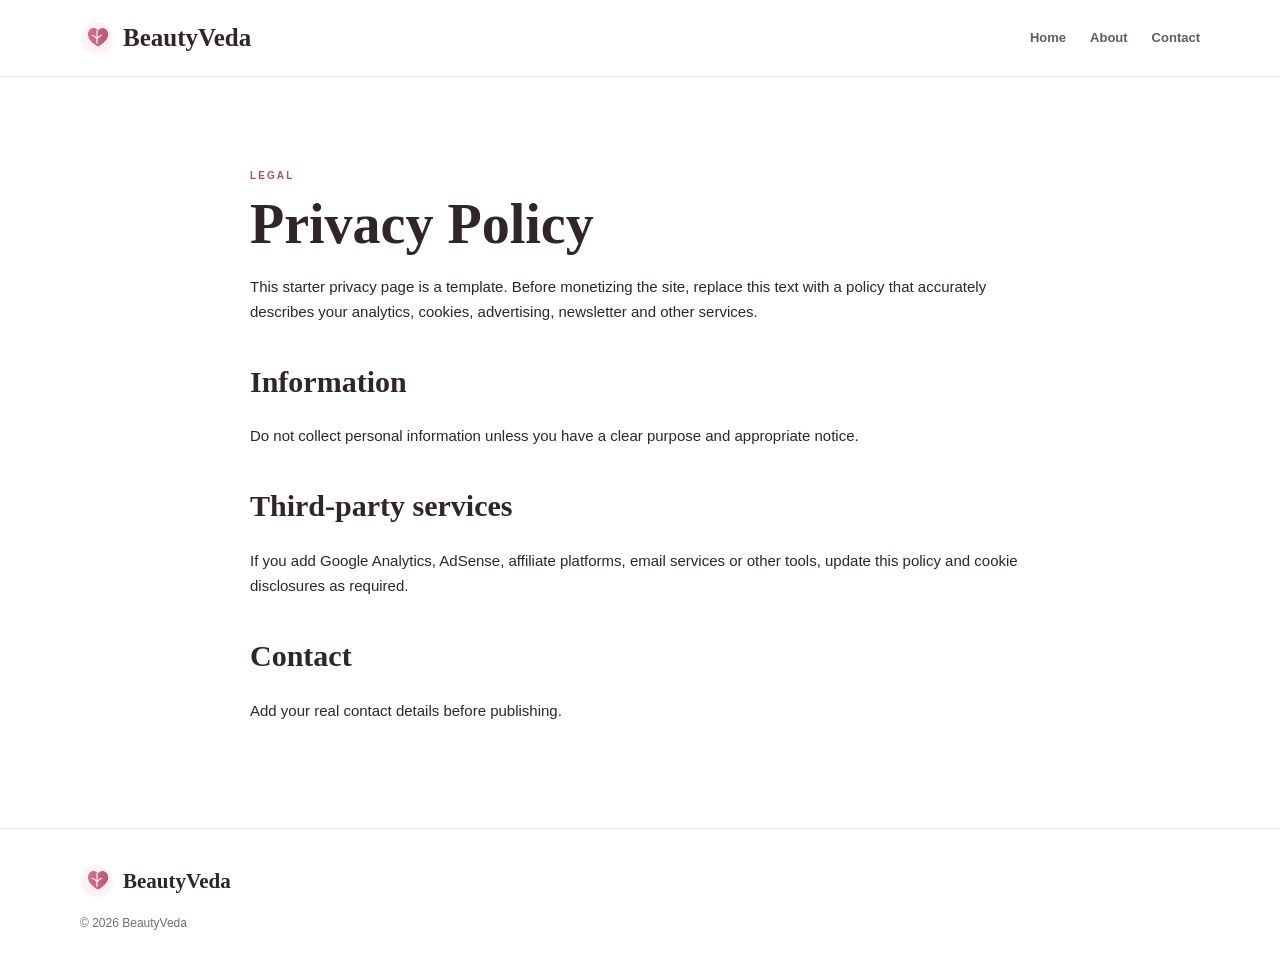
<file: privacy.html>
<!doctype html><html lang="en"><head><meta charset="utf-8"><meta name="viewport" content="width=device-width,initial-scale=1"><title>Privacy Policy | BeautyVeda</title><link rel="icon" href="logo.svg" type="image/svg+xml"><link rel="stylesheet" href="style.css"></head><body><header class="header"><div class="wrap nav"><a class="logo" href="index.html"><img src="logo.svg"><span>BeautyVeda</span></a><nav class="navlinks"><a href="index.html">Home</a><a href="about.html">About</a><a href="contact.html">Contact</a></nav></div></header><main><section class="about-page"><div class="wrap narrow"><p class="eyebrow">LEGAL</p><h1>Privacy Policy</h1><p>This starter privacy page is a template. Before monetizing the site, replace this text with a policy that accurately describes your analytics, cookies, advertising, newsletter and other services.</p><h2>Information</h2><p>Do not collect personal information unless you have a clear purpose and appropriate notice.</p><h2>Third-party services</h2><p>If you add Google Analytics, AdSense, affiliate platforms, email services or other tools, update this policy and cookie disclosures as required.</p><h2>Contact</h2><p>Add your real contact details before publishing.</p></div></section></main><footer><div class="wrap foot"><a class="logo" href="index.html"><img src="logo.svg"><span>BeautyVeda</span></a><p class="copy">© 2026 BeautyVeda</p></div></footer></body></html>
</file>
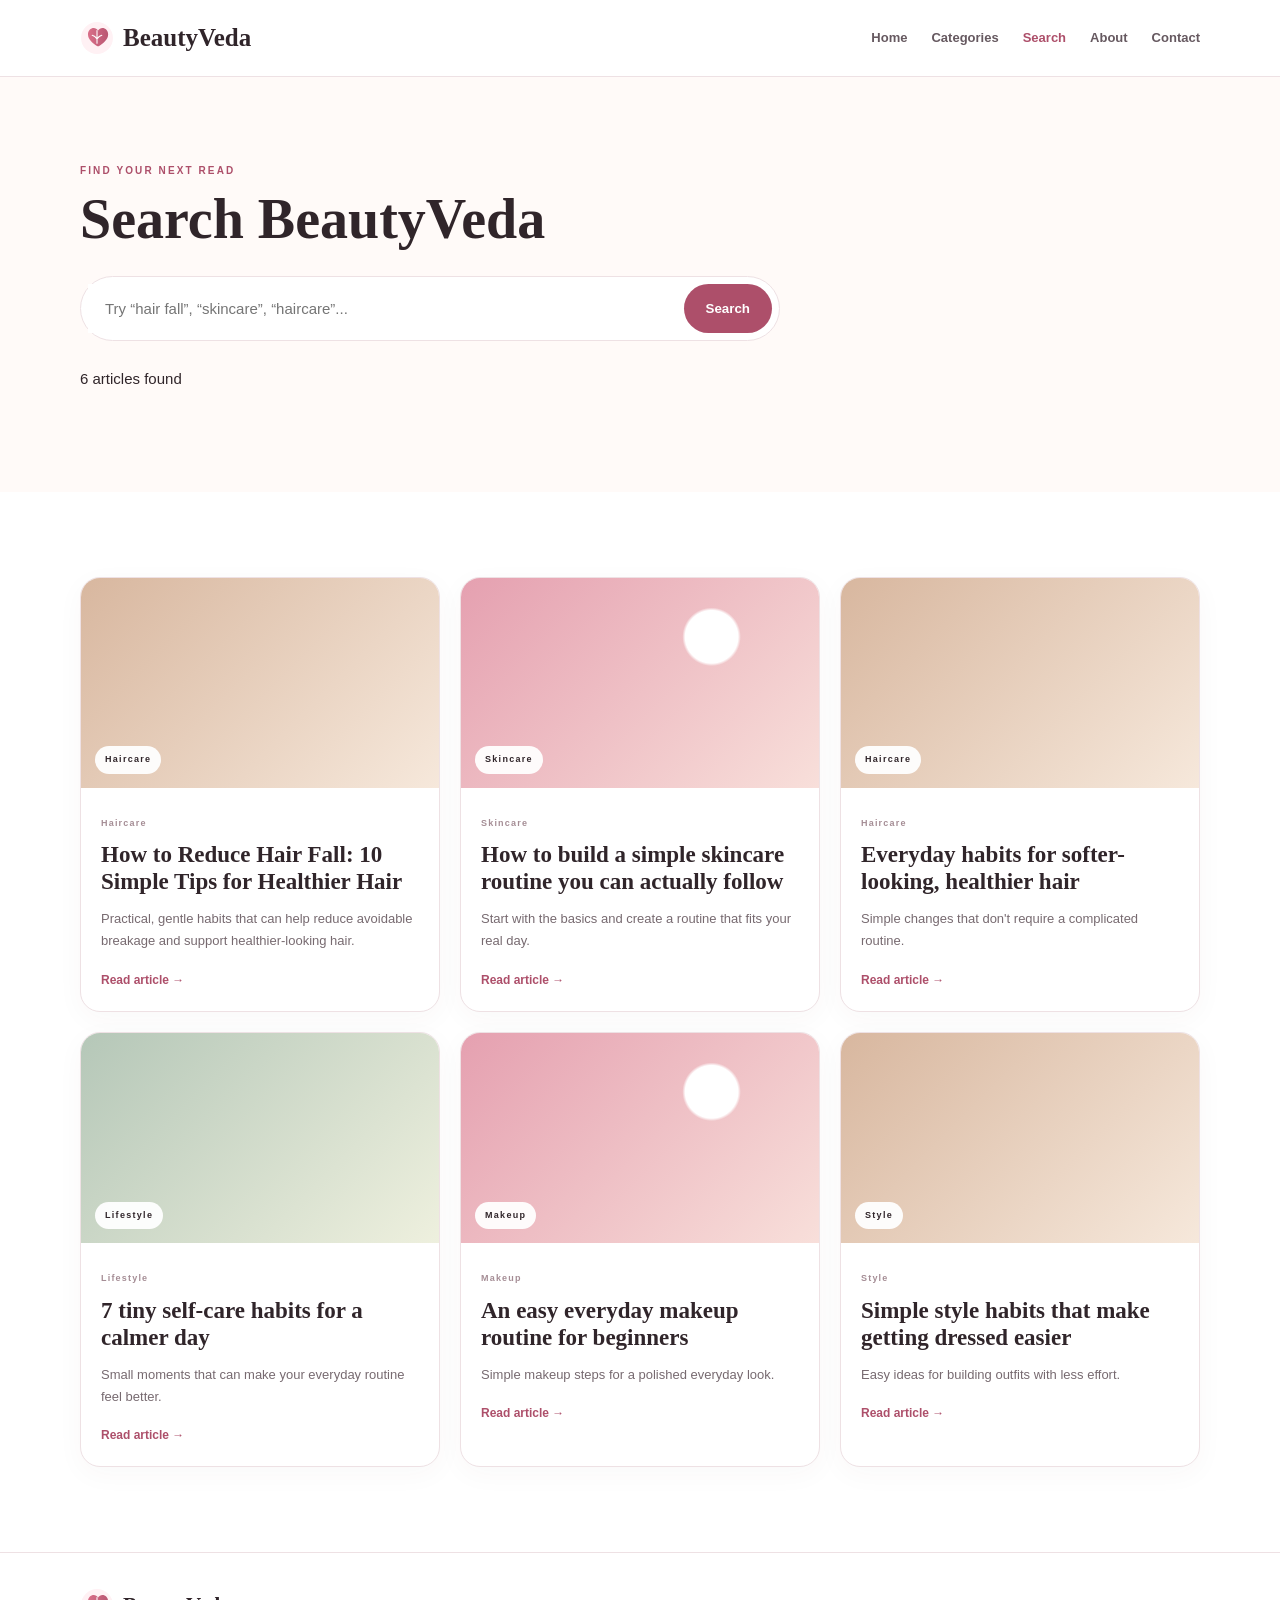
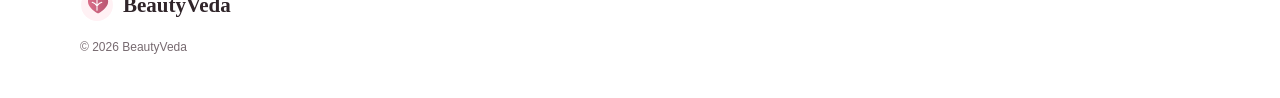
<file: search.html>
<!doctype html>
<html lang="en">
<head>
<meta charset="utf-8">
<meta name="viewport" content="width=device-width,initial-scale=1">
<meta name="description" content="Search BeautyVeda for skincare, haircare, makeup, style and lifestyle articles.">
<meta name="robots" content="index,follow">
<title>Search | BeautyVeda</title>
<link rel="icon" href="logo.svg" type="image/svg+xml">
<link rel="stylesheet" href="style.css">
</head>
<body>

<header class="header">
 <div class="wrap nav">
  <a class="logo" href="index.html"><img src="logo.svg" alt="BeautyVeda logo"><span>BeautyVeda</span></a>
  <nav class="navlinks" aria-label="Main navigation">
   <a href="index.html">Home</a>
   <a href="index.html#categories">Categories</a>
   <a class="active" href="search.html">Search</a>
   <a href="about.html">About</a>
   <a href="contact.html">Contact</a>
  </nav>
 </div>
</header>

<main>
<section class="search-hero">
 <div class="wrap">
  <p class="eyebrow">FIND YOUR NEXT READ</p>
  <h1>Search BeautyVeda</h1>
  <form class="searchbar" id="searchForm">
   <input id="q" type="search" autocomplete="off" placeholder="Try “hair fall”, “skincare”, “haircare”..." aria-label="Search BeautyVeda">
   <button id="go" type="submit">Search</button>
  </form>
  <p id="result" aria-live="polite"></p>
 </div>
</section>

<section class="wrap section">
 <div class="posts three" id="results"></div>
</section>
</main>

<footer>
 <div class="wrap foot">
  <a class="logo" href="index.html"><img src="logo.svg" alt=""><span>BeautyVeda</span></a>
  <p class="copy">© 2026 BeautyVeda</p>
 </div>
</footer>

<script>
/*
  BeautyVeda article index.
  Add each new article here so it appears in Search.
*/
const posts = [
  {
    category: "Haircare",
    title: "How to Reduce Hair Fall: 10 Simple Tips for Healthier Hair",
    url: "hair-fall-tips.html",
    cover: "cover2",
    description: "Practical, gentle habits that can help reduce avoidable breakage and support healthier-looking hair."
  },
  {
    category: "Skincare",
    title: "How to build a simple skincare routine you can actually follow",
    url: "post.html",
    cover: "cover1",
    description: "Start with the basics and create a routine that fits your real day."
  },
  {
    category: "Haircare",
    title: "Everyday habits for softer-looking, healthier hair",
    url: "post.html",
    cover: "cover2",
    description: "Simple changes that don't require a complicated routine."
  },
  {
    category: "Lifestyle",
    title: "7 tiny self-care habits for a calmer day",
    url: "post.html",
    cover: "cover3",
    description: "Small moments that can make your everyday routine feel better."
  },
  {
    category: "Makeup",
    title: "An easy everyday makeup routine for beginners",
    url: "post.html",
    cover: "cover1",
    description: "Simple makeup steps for a polished everyday look."
  },
  {
    category: "Style",
    title: "Simple style habits that make getting dressed easier",
    url: "post.html",
    cover: "cover2",
    description: "Easy ideas for building outfits with less effort."
  }
];

const box = document.getElementById("results");
const q = document.getElementById("q");
const out = document.getElementById("result");

function render(term = "") {
  const t = term.toLowerCase().trim();

  const list = posts.filter(p =>
    (p.category + " " + p.title + " " + p.description)
      .toLowerCase()
      .includes(t)
  );

  if (!list.length) {
    box.innerHTML = `
      <div style="grid-column:1/-1;padding:30px 0">
        <h2>No articles found</h2>
        <p>Try searching for <strong>hair fall</strong>, <strong>haircare</strong>,
        <strong>skincare</strong>, <strong>makeup</strong>, or <strong>lifestyle</strong>.</p>
      </div>`;
  } else {
    box.innerHTML = list.map(p => `
      <article class="post">
        <a href="${p.url}">
          <div class="cover ${p.cover}"><span>${p.category}</span></div>
          <div class="postcopy">
            <small>${p.category}</small>
            <h3>${p.title}</h3>
            <p>${p.description}</p>
            <b>Read article →</b>
          </div>
        </a>
      </article>
    `).join("");
  }

  out.textContent = list.length + " article" + (list.length === 1 ? "" : "s") + " found";
}

document.getElementById("searchForm").addEventListener("submit", function(e) {
  e.preventDefault();
  render(q.value);
});

q.addEventListener("input", function() {
  if (q.value.trim() === "") render("");
});

render("");
</script>

</body>
</html>
</file>
<file: style.css>
:root{--ink:#30252a;--muted:#776a70;--rose:#d96f89;--deep:#ad4f6a;--bg:#fffaf8;--line:#eee1e4;--white:#fff;--shadow:0 18px 50px rgba(70,35,45,.09)}*{box-sizing:border-box}html{scroll-behavior:smooth}body{margin:0;color:var(--ink);font:15px/1.7 "DM Sans",sans-serif}a{text-decoration:none;color:inherit}.wrap{width:min(1120px,92%);margin:auto}.header{position:sticky;top:0;z-index:20;background:rgba(255,255,255,.9);backdrop-filter:blur(15px);border-bottom:1px solid var(--line)}.nav{height:76px;display:flex;align-items:center;gap:28px}.logo{display:flex;align-items:center;gap:9px;font:700 25px "Playfair Display",serif;margin-right:auto}.logo img{width:34px;height:34px}.navlinks{display:flex;gap:24px;font-size:13px;font-weight:700;color:#665960}.navlinks a:hover,.navlinks .active{color:var(--deep)}.pill{border:1px solid var(--line);padding:10px 16px;border-radius:999px;font-size:12px;font-weight:700}.hamburger{display:none;border:0;background:none;font-size:22px}.hero{background:linear-gradient(135deg,#fff8f6,#fff 55%,#fdf0f3);overflow:hidden}.hero-grid{min-height:620px;display:grid;grid-template-columns:1.02fr .98fr;align-items:center;gap:40px}.eyebrow{margin:0 0 10px;color:var(--deep);font-size:10px;font-weight:800;letter-spacing:2.1px}.hero h1{font:700 clamp(46px,6.5vw,76px)/1.05 "Playfair Display",serif;letter-spacing:-2px;margin:0 0 22px}.hero h1 em{font-style:normal;color:var(--deep)}.lead{max-width:600px;color:var(--muted);font-size:17px}.actions{display:flex;gap:12px;margin:28px 0}.btn{display:inline-flex;justify-content:center;align-items:center;border-radius:999px;padding:13px 20px;font-weight:800;border:0;cursor:pointer}.primary{background:var(--deep);color:#fff;box-shadow:0 10px 24px #ad4f6a2e}.ghost{background:#fff;border:1px solid var(--line)}.mini{display:flex;flex-wrap:wrap;gap:17px;color:#7a6c72;font-size:11px}.hero-visual{height:450px;position:relative}.sun{position:absolute;width:350px;height:350px;border-radius:48% 52% 55% 45%;right:35px;top:30px;background:linear-gradient(145deg,#f6c0cc,#f7ded7);transform:rotate(8deg)}.editorial-card{position:absolute;background:rgba(255,255,255,.94);box-shadow:var(--shadow);border-radius:22px;padding:25px}.main-card{right:5px;top:85px;width:265px}.main-card small{font-size:9px;letter-spacing:1.7px;color:var(--deep);font-weight:800}.main-card h2{font:700 29px/1.15 "Playfair Display",serif;margin:10px 0 18px}.main-card span{font-size:12px;color:var(--deep);font-weight:800}.floating-card{position:absolute;left:20px;bottom:45px;background:#30252a;color:#fff;padding:17px 20px;border-radius:17px;box-shadow:var(--shadow);font-family:"Playfair Display",serif}.floating-card b{font:800 9px "DM Sans";letter-spacing:2px;color:#f2a8b8}.spark{position:absolute;color:var(--deep);z-index:2}.s1{font-size:45px;right:330px;top:30px}.s2{font-size:32px;left:90px;top:105px}.section{padding:85px 0}.section-head{display:flex;align-items:end;justify-content:space-between;margin-bottom:28px}.section-head h2,.quote h2{font:700 40px/1.15 "Playfair Display",serif;margin:0}.section-head>p{color:var(--muted);margin:0}.cats{display:grid;grid-template-columns:repeat(5,1fr);gap:13px}.cat{padding:24px 18px;min-height:160px;border-radius:22px;transition:.2s}.cat:hover{transform:translateY(-5px);box-shadow:var(--shadow)}.cat span{font-size:27px}.cat h3{font:700 22px "Playfair Display";margin:10px 0 2px}.cat p{font-size:11px;color:var(--muted);margin:0}.c1{background:#fff0f3}.c2{background:#fff1e8}.c3{background:#f2eefb}.c4{background:#edf6ef}.c5{background:#fff7de}.soft{background:var(--bg);width:100%;max-width:none;padding-left:max(4%,calc((100% - 1120px)/2));padding-right:max(4%,calc((100% - 1120px)/2))}.posts{display:grid;grid-template-columns:1.3fr 1fr 1fr;gap:20px}.post{background:#fff;border:1px solid var(--line);border-radius:20px;overflow:hidden;box-shadow:0 7px 28px #4d2b3509}.post:hover{box-shadow:var(--shadow)}.cover{height:210px;display:flex;align-items:end;padding:14px;background-size:cover}.big .cover{height:270px}.cover span{background:#fffffff0;border-radius:999px;padding:6px 10px;font-size:9px;font-weight:800;letter-spacing:1.3px}.cover1{background:radial-gradient(circle at 70% 28%,#fff 0 9%,transparent 10%),linear-gradient(135deg,#e5a0b0,#f8dfda)}.cover2{background:linear-gradient(135deg,#d8b79f,#f6e8db)}.cover3{background:linear-gradient(135deg,#b5c7b8,#eef0de)}.postcopy{padding:20px}.postcopy small{font-size:9px;letter-spacing:1.2px;color:#a58d95;font-weight:800}.postcopy h3{font:700 23px/1.18 "Playfair Display";margin:8px 0}.postcopy p{font-size:13px;color:var(--muted)}.postcopy b,.more{font-size:12px;color:var(--deep)}.quote{text-align:center;padding:80px 0}.quote>span{font:70px Georgia;color:var(--rose);line-height:.5}.quote h2{font-size:32px;margin-top:10px}.newsletter{padding:70px 0;background:#fff}.newsbox{background:#30252a;color:#fff;border-radius:28px;padding:43px;display:grid;grid-template-columns:1fr 1fr;gap:30px;align-items:center}.newsbox h2{font:700 35px/1.15 "Playfair Display";margin:0 0 7px}.newsbox p{color:#d5c6cb}.newsbox .eyebrow{color:#efa3b4}.newsbox form{display:flex;gap:10px;flex-wrap:wrap}.newsbox input{flex:1;min-width:190px;border:0;border-radius:999px;padding:14px 18px;font:inherit}.newsbox small{width:100%;color:#f1b0be}.trust{padding:25px 0}.trust div{display:flex;justify-content:space-between;gap:15px;flex-wrap:wrap;color:#8c7b82;font-size:11px}.trust strong{color:var(--deep)}footer{border-top:1px solid var(--line);padding:35px 0}.foot{display:grid;grid-template-columns:1fr auto;gap:10px}.foot .logo{font-size:21px;margin:0}.foot p{color:var(--muted);font-size:12px;margin:5px 0}.flinks{display:flex;gap:20px;font-size:12px;font-weight:700}.copy{grid-column:1/-1}.article{padding:85px 0;max-width:850px}.article h1,.about-page h1,.category-hero h1,.search-hero h1,.contact-page h1{font:700 56px/1.1 "Playfair Display";margin:0 0 18px}.article-intro{font-size:19px;color:var(--muted)}.article-cover{height:360px;border-radius:25px;margin:35px 0}.article h2,.about-page h2{font:700 30px "Playfair Display";margin-top:40px}.article p{font-size:16px}.note{padding:20px;background:#fff0f3;border-left:4px solid var(--rose);border-radius:12px;margin:25px 0}.category-hero,.search-hero{padding:85px 0;background:var(--bg)}.category-hero p:not(.eyebrow){color:var(--muted);max-width:650px}.three{grid-template-columns:repeat(3,1fr)}.searchbar{display:flex;max-width:700px;background:#fff;padding:7px;border:1px solid var(--line);border-radius:999px;margin:25px 0}.searchbar input{flex:1;border:0;outline:0;padding:12px 17px;font:inherit}.searchbar button{border:0;background:var(--deep);color:#fff;border-radius:999px;padding:0 22px;font-weight:800}.about-page,.contact-page{padding:90px 0}.narrow{max-width:780px}.bigtext{font:400 25px/1.5 "Playfair Display";color:#5e4d54}.contact-grid{display:grid;grid-template-columns:1fr 1fr;gap:70px}.contact-grid>div p:not(.eyebrow){color:var(--muted);font-size:16px}.contact-form{display:grid;gap:13px}.contact-form input,.contact-form textarea{border:1px solid var(--line);border-radius:13px;padding:14px;font:inherit;outline:none}.contact-form input:focus,.contact-form textarea:focus{border-color:var(--rose)}.contact-form small{color:var(--deep)}
@media(max-width:820px){.navlinks,.pill{display:none}.hamburger{display:block}.navlinks.open{display:flex;position:absolute;top:76px;left:0;right:0;background:#fff;padding:18px 4%;flex-direction:column;border-bottom:1px solid var(--line)}.hero-grid{grid-template-columns:1fr;padding:55px 0}.hero-visual{height:330px}.sun{width:250px;height:270px;right:35px}.main-card{right:0;top:50px}.cats{grid-template-columns:repeat(2,1fr)}.posts,.three{grid-template-columns:1fr}.newsbox,.contact-grid{grid-template-columns:1fr}.section{padding:60px 0}.soft{padding-left:4%;padding-right:4%}.foot{grid-template-columns:1fr}.copy{grid-column:auto}.article h1,.about-page h1,.category-hero h1,.search-hero h1,.contact-page h1{font-size:43px}}
@media(max-width:480px){.hero h1{font-size:46px}.cats{grid-template-columns:1fr 1fr}.section-head{display:block}.section-head>p{margin-top:8px}.quote h2{font-size:26px}.newsbox{padding:28px}.article-cover{height:250px}.searchbar{border-radius:18px}.searchbar input{width:100%}.searchbar button{height:44px;width:100%}}
</file>
